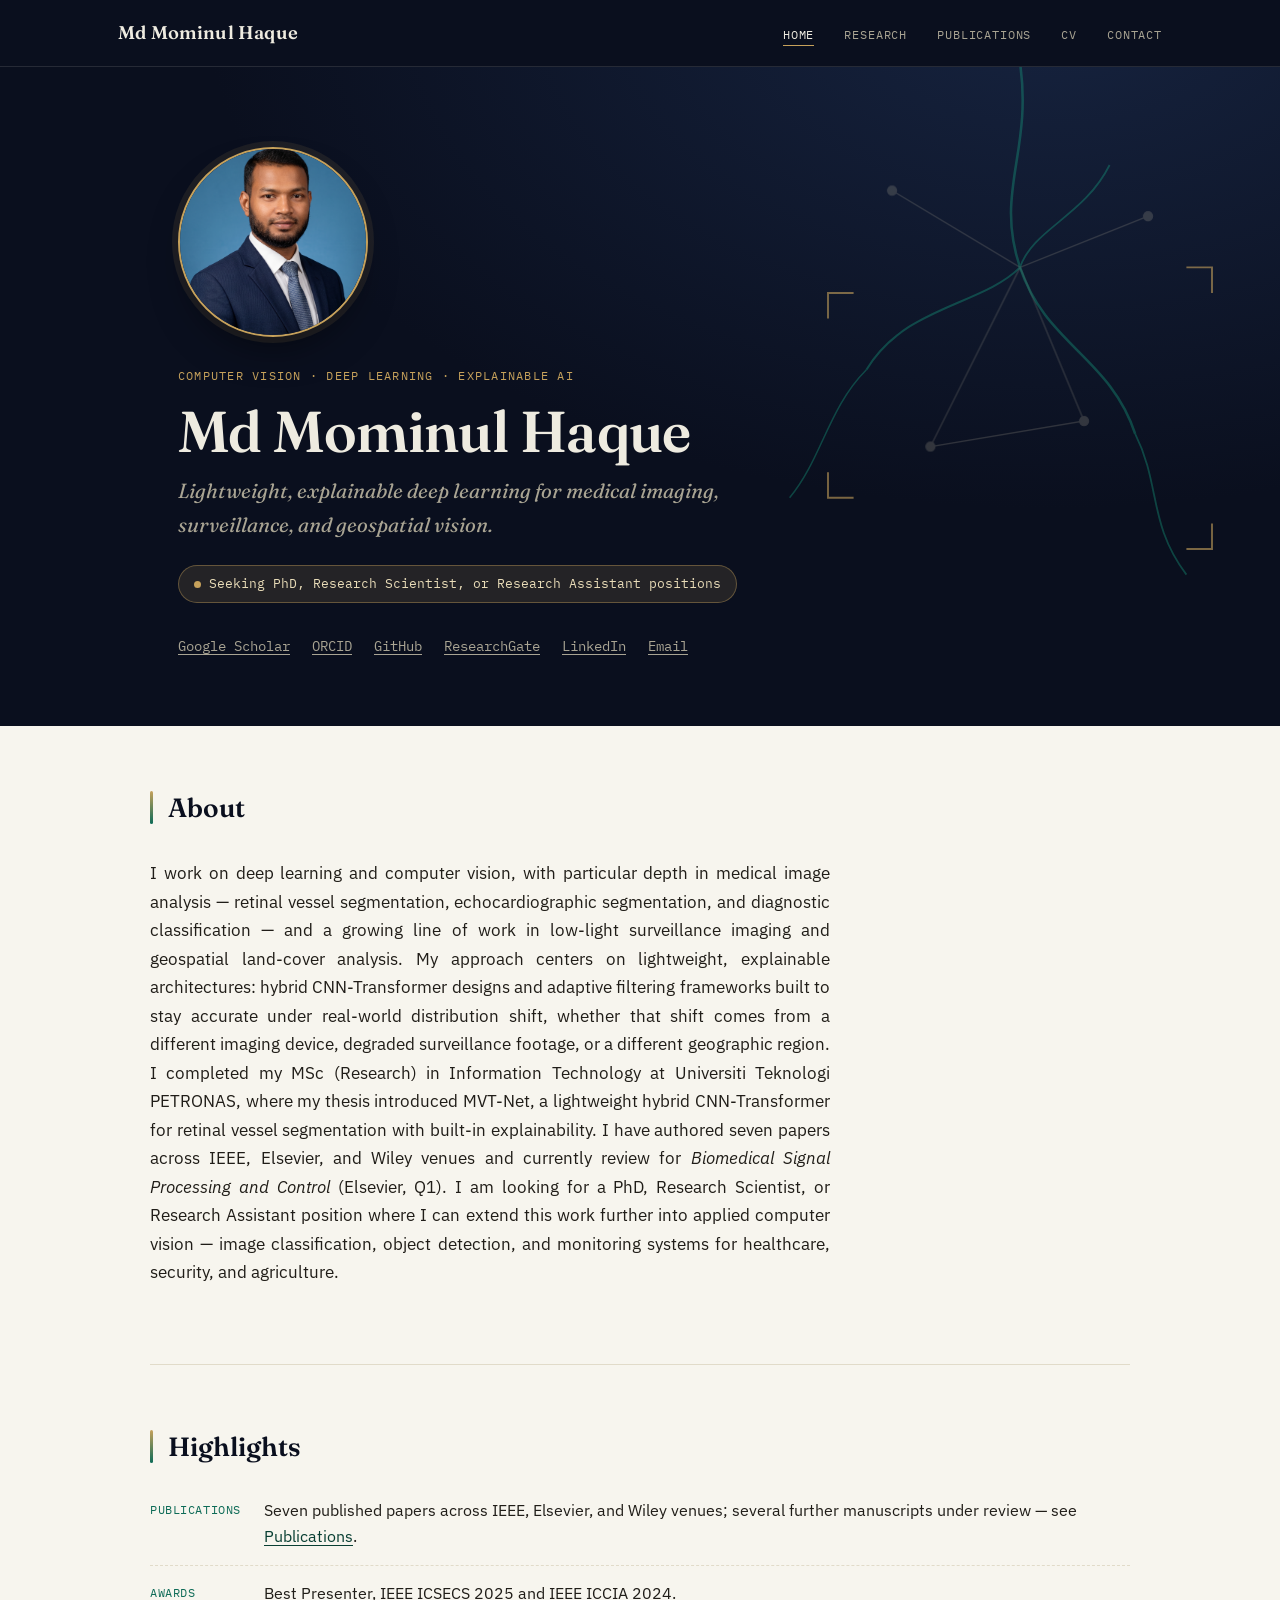
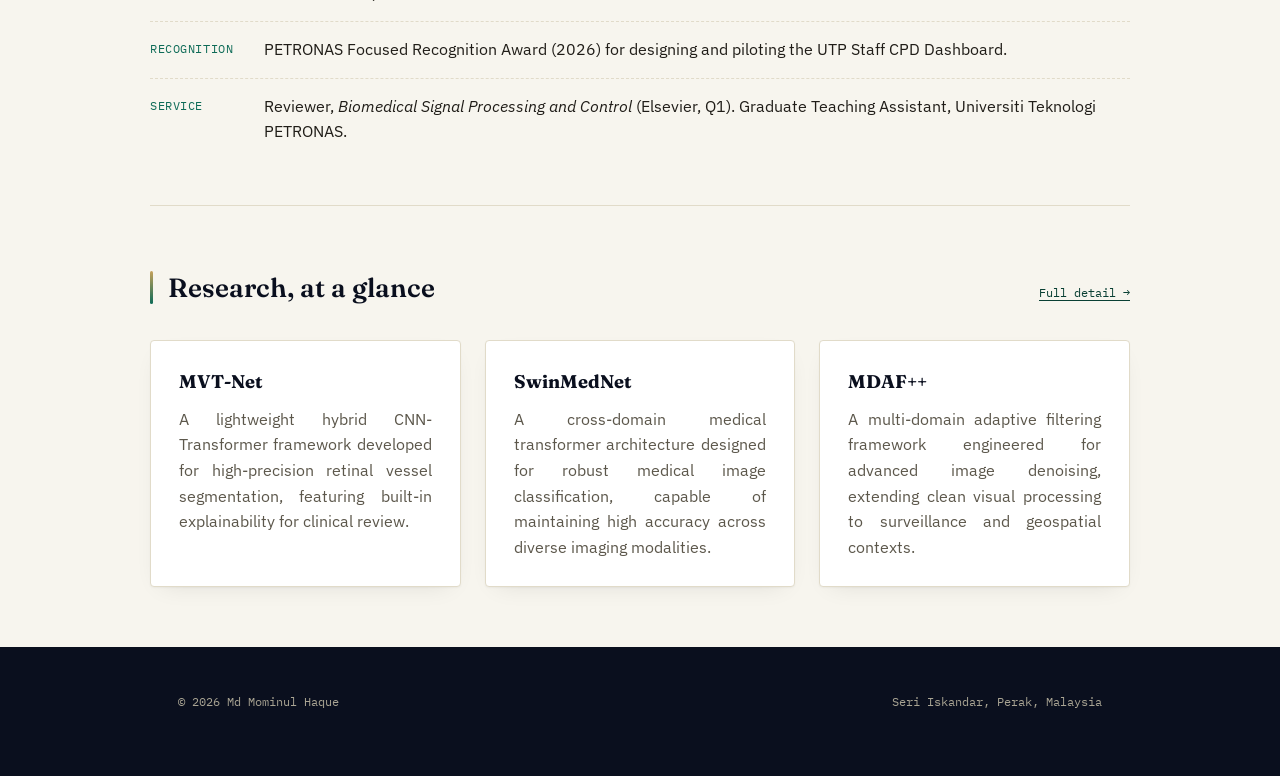
<file: index.html>
<!DOCTYPE html>
<html lang="en">

<head>
  <meta charset="UTF-8">
  <meta name="viewport" content="width=device-width, initial-scale=1.0">
  <title>Md Mominul Haque — Computer Vision & Deep Learning Researcher</title>
  <meta name="description"
    content="Md Mominul Haque is a researcher working on lightweight, explainable deep learning for computer vision — medical image analysis, surveillance imaging, and geospatial vision. Seeking PhD, Research Scientist, and Research Assistant positions.">
  <link rel="preconnect" href="https://fonts.googleapis.com">
  <link
    href="https://fonts.googleapis.com/css2?family=Fraunces:ital,wght@0,500;0,600;1,500&family=IBM+Plex+Sans:wght@400;500;600&family=IBM+Plex+Mono:wght@400;500&display=swap"
    rel="stylesheet">
  <link rel="stylesheet" href="assets/style.css">
</head>

<body>

  <header class="site-header">
    <div class="wrap">
      <a href="index.html" class="brand">Md Mominul Haque</a>
      <nav class="primary-nav" aria-label="Primary">
        <ul>
          <li><a href="index.html" aria-current="page">Home</a></li>
          <li><a href="research.html">Research</a></li>
          <li><a href="publications.html">Publications</a></li>
          <li><a href="cv.html">CV</a></li>
          <li><a href="contact.html">Contact</a></li>
        </ul>
      </nav>
    </div>
  </header>

  <section class="hero">
  <svg class="hero-vessel" viewBox="0 0 500 500" fill="none" xmlns="http://www.w3.org/2000/svg" aria-hidden="true">
    <!-- Deep Learning / Transformer Network Layer -->
    <g class="layer-network">
      <path d="M150 120 L250 180 L350 140" stroke="currentColor" stroke-width="1" stroke-dasharray="4 4" />
      <path d="M250 180 L300 300 L180 320 Z" stroke="currentColor" stroke-width="1" stroke-dasharray="4 4" />
      <circle cx="150" cy="120" r="4" fill="currentColor" />
      <circle cx="350" cy="140" r="4" fill="currentColor" />
      <circle cx="300" cy="300" r="4" fill="currentColor" />
      <circle cx="180" cy="320" r="4" fill="currentColor" />
    </g>

    <!-- Medical Imaging / Organic Vessel Layer -->
    <g class="layer-organic">
      <path d="M250 20 C 260 90, 230 120, 250 180 C 270 240, 320 250, 340 310" stroke="currentColor" stroke-width="2" />
      <path d="M250 180 C 220 210, 160 210, 130 260" stroke="currentColor" stroke-width="1.6" />
      <path d="M130 260 C 100 290, 95 330, 70 360" stroke="currentColor" stroke-width="1.2" />
      <path d="M340 310 C 360 350, 350 380, 380 420" stroke="currentColor" stroke-width="1.4" />
      <path d="M250 180 C 260 150, 300 140, 320 100" stroke="currentColor" stroke-width="1.4" />
    </g>

    <!-- Computer Vision / Object Detection Layer (Bounding Box Reticles) -->
    <g class="layer-vision">
      <!-- Top Left -->
      <path d="M 120 200 L 100 200 L 100 220" stroke="currentColor" stroke-width="1.5" />
      <!-- Top Right -->
      <path d="M 380 180 L 400 180 L 400 200" stroke="currentColor" stroke-width="1.5" />
      <!-- Bottom Left -->
      <path d="M 100 340 L 100 360 L 120 360" stroke="currentColor" stroke-width="1.5" />
      <!-- Bottom Right -->
      <path d="M 400 380 L 400 400 L 380 400" stroke="currentColor" stroke-width="1.5" />
    </g>
  </svg>
  <div class="wrap">
    <div class="avatar"><img src="photo.jpg" alt="Md Mominul Haque"></div>
    <p class="eyebrow">Computer Vision · Deep Learning · Explainable AI</p>
    <h1 class="name">Md Mominul Haque</h1>
    <p class="tagline">Lightweight, explainable deep learning for medical imaging, surveillance, and geospatial vision.
    </p>
    <span class="status-pill"><span class="dot"></span>Seeking PhD, Research Scientist, or Research Assistant
      positions</span>
    <div class="hero-links">
      <a href="https://scholar.google.com/citations?user=X43nhjEAAAAJ&hl=en">Google Scholar</a>
      <a href="https://orcid.org/0009-0005-0596-2406">ORCID</a>
      <a href="https://github.com/mominulhq">GitHub</a>
      <a href="https://www.researchgate.net/profile/Md-Mominul-Haque-2">ResearchGate</a>
      <a href="https://www.linkedin.com/in/mominulhq/">LinkedIn</a>
      <a href="mailto:mdmominulhq@outlook.com">Email</a>
    </div>
  </div>
  </section>

  <main>
    <section class="block wrap">
      <div class="section-head">
        <h2 class="section-title">About</h2>
      </div>
      <p class="lede">
        I work on deep learning and computer vision, with particular depth in medical image analysis —
        retinal vessel segmentation, echocardiographic segmentation, and diagnostic classification — and
        a growing line of work in low-light surveillance imaging and geospatial land-cover analysis. My
        approach centers on lightweight, explainable architectures: hybrid CNN-Transformer designs and
        adaptive filtering frameworks built to stay accurate under real-world distribution shift, whether
        that shift comes from a different imaging device, degraded surveillance footage, or a different
        geographic region. I completed my MSc (Research) in Information Technology at Universiti
        Teknologi PETRONAS, where my thesis introduced MVT-Net, a lightweight hybrid CNN-Transformer for
        retinal vessel segmentation with built-in explainability. I have authored seven papers across
        IEEE, Elsevier, and Wiley venues and currently review for <em>Biomedical Signal Processing and
          Control</em> (Elsevier, Q1). I am looking for a PhD, Research Scientist, or Research Assistant
        position where I can extend this work further into applied computer vision — image classification,
        object detection, and monitoring systems for healthcare, security, and agriculture.
      </p>
    </section>

    <section class="block wrap">
      <div class="section-head">
        <h2 class="section-title">Highlights</h2>
      </div>
      <ul class="highlights">
        <li><span class="tag">Publications</span><span>Seven published papers across IEEE, Elsevier, and Wiley venues;
            several further manuscripts under review — see <a href="publications.html">Publications</a>.</span></li>
        <li><span class="tag">Awards</span><span>Best Presenter, IEEE ICSECS 2025 and IEEE ICCIA 2024.</span></li>
        <li><span class="tag">Recognition</span><span>PETRONAS Focused Recognition Award (2026) for designing and
            piloting the UTP Staff CPD Dashboard.</span></li>
        <li><span class="tag">Service</span><span>Reviewer, <em>Biomedical Signal Processing and Control</em> (Elsevier,
            Q1). Graduate Teaching Assistant, Universiti Teknologi PETRONAS.</span></li>
      </ul>
    </section>

    <section class="block wrap">
      <div class="section-head">
        <h2 class="section-title">Research, at a glance</h2>
        <span class="section-note"><a href="research.html">Full detail →</a></span>
      </div>
      <div class="grid-3">
      <div class="card">
        <h3>MVT-Net</h3>
        <p>A lightweight hybrid CNN-Transformer framework developed for high-precision retinal vessel segmentation, featuring built-in explainability for clinical review.</p>
      </div>
      <div class="card">
        <h3>SwinMedNet</h3>
        <p>A cross-domain medical transformer architecture designed for robust medical image classification, capable of maintaining high accuracy across diverse imaging modalities.</p>
      </div>
      <div class="card">
        <h3>MDAF++</h3>
        <p>A multi-domain adaptive filtering framework engineered for advanced image denoising, extending clean visual processing to surveillance and geospatial contexts.</p>
      </div>
    </div>
    </section>
  </main>

  <footer class="site-footer">
    <div class="wrap">
      <span>&copy; 2026 Md Mominul Haque</span>
      <span>Seri Iskandar, Perak, Malaysia</span>
    </div>
  </footer>

</body>

</html>
</file>
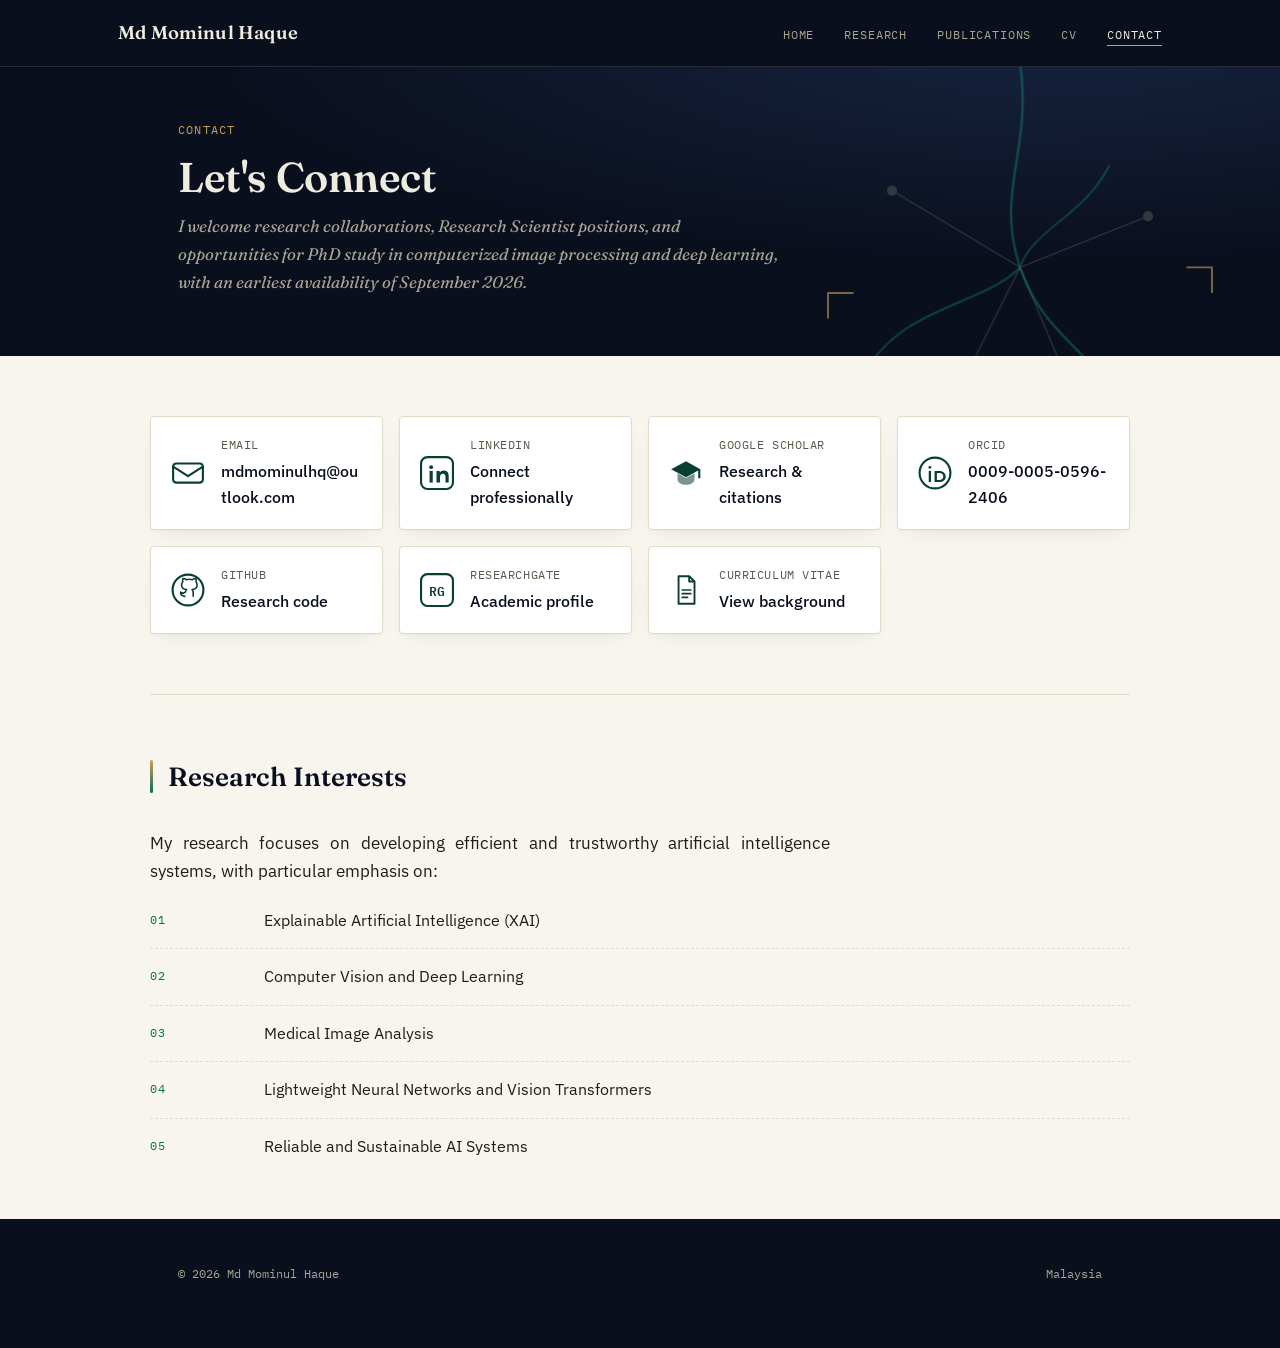
<file: contact.html>
<!DOCTYPE html>
<html lang="en">
<head>
<meta charset="UTF-8">
<meta name="viewport" content="width=device-width, initial-scale=1.0">
<title>Contact — Md Mominul Haque</title>
<meta name="description" content="Contact Md Mominul Haque — Researcher in Explainable AI, Computer Vision, Deep Learning, and Medical Image Analysis. Open to PhD opportunities, research positions, and collaborations.">
<link rel="preconnect" href="https://fonts.googleapis.com">
<link href="https://fonts.googleapis.com/css2?family=Fraunces:ital,wght@0,500;0,600;1,500&family=IBM+Plex+Sans:wght@400;500;600&family=IBM+Plex+Mono:wght@400;500&display=swap" rel="stylesheet">
<link rel="stylesheet" href="assets/style.css">
</head>
<body>

<header class="site-header">
  <div class="wrap">
    <a href="index.html" class="brand">Md Mominul Haque</a>
    <nav class="primary-nav" aria-label="Primary">
      <ul>
        <li><a href="index.html">Home</a></li>
        <li><a href="research.html">Research</a></li>
        <li><a href="publications.html">Publications</a></li>
        <li><a href="cv.html">CV</a></li>
        <li><a href="contact.html" aria-current="page">Contact</a></li>
      </ul>
    </nav>
  </div>
</header>

<section class="hero">
  <!-- Premium Animated 3-Layer SVG -->
  <svg class="hero-vessel" viewBox="0 0 500 500" fill="none" xmlns="http://www.w3.org/2000/svg" aria-hidden="true">
    <!-- Deep Learning / Transformer Network Layer -->
    <g class="layer-network">
      <path d="M150 120 L250 180 L350 140" stroke="currentColor" stroke-width="1" stroke-dasharray="4 4"/>
      <path d="M250 180 L300 300 L180 320 Z" stroke="currentColor" stroke-width="1" stroke-dasharray="4 4"/>
      <circle cx="150" cy="120" r="4" fill="currentColor"/>
      <circle cx="350" cy="140" r="4" fill="currentColor"/>
      <circle cx="300" cy="300" r="4" fill="currentColor"/>
      <circle cx="180" cy="320" r="4" fill="currentColor"/>
    </g>
    <!-- Medical Imaging / Organic Vessel Layer -->
    <g class="layer-organic">
      <path d="M250 20 C 260 90, 230 120, 250 180 C 270 240, 320 250, 340 310" stroke="currentColor" stroke-width="2"/>
      <path d="M250 180 C 220 210, 160 210, 130 260" stroke="currentColor" stroke-width="1.6"/>
      <path d="M130 260 C 100 290, 95 330, 70 360" stroke="currentColor" stroke-width="1.2"/>
      <path d="M340 310 C 360 350, 350 380, 380 420" stroke="currentColor" stroke-width="1.4"/>
      <path d="M250 180 C 260 150, 300 140, 320 100" stroke="currentColor" stroke-width="1.4"/>
    </g>
    <!-- Computer Vision / Object Detection Layer -->
    <g class="layer-vision">
      <path d="M 120 200 L 100 200 L 100 220" stroke="currentColor" stroke-width="1.5"/>
      <path d="M 380 180 L 400 180 L 400 200" stroke="currentColor" stroke-width="1.5"/>
      <path d="M 100 340 L 100 360 L 120 360" stroke="currentColor" stroke-width="1.5"/>
      <path d="M 400 380 L 400 400 L 380 400" stroke="currentColor" stroke-width="1.5"/>
    </g>
  </svg>

  <div class="wrap" style="padding-top:52px; padding-bottom:36px;">
    <p class="eyebrow">Contact</p>
    <h1 class="name" style="font-size:clamp(1.9rem,4vw,2.6rem);">Let's Connect</h1>
    <p class="tagline" style="font-size:1.05rem; margin-top:14px; max-width: 55ch;">I welcome research collaborations, Research Scientist positions, and opportunities for PhD study in computerized image processing and deep learning, with an earliest availability of September 2026.</p>
  </div>
</section>

<main>
  <section class="block wrap">
    <div class="contact-grid">

      <!-- NEW EMAIL CARD -->
      <a class="contact-link" href="mailto:mdmominulhq@outlook.com">
        <span class="icon" aria-hidden="true">
          <svg viewBox="0 0 32 32" fill="none" xmlns="http://www.w3.org/2000/svg">
            <rect x="2" y="7" width="28" height="18" rx="3" stroke="currentColor" stroke-width="2"/>
            <path d="M2 10l14 9 14-9" stroke="currentColor" stroke-width="2" stroke-linecap="round" stroke-linejoin="round"/>
          </svg>
        </span>
        <span class="contact-text">
          <span class="label">Email</span>
          <span class="value">mdmominulhq@outlook.com</span>
        </span>
      </a>

      <!-- LINKEDIN CARD -->
      <a class="contact-link" href="https://www.linkedin.com/in/mominulhq/" target="_blank" rel="noopener noreferrer">
        <span class="icon" aria-hidden="true">
          <svg viewBox="0 0 32 32" fill="none" xmlns="http://www.w3.org/2000/svg">
            <rect x="1" y="1" width="30" height="30" rx="6" stroke="currentColor" stroke-width="2"/>
            <circle cx="10.5" cy="10.5" r="1.8" fill="currentColor"/>
            <rect x="9" y="14" width="3" height="11" fill="currentColor"/>
            <path d="M15.5 25V14h3v1.6c0.9-1.2 2.2-2 4-2 3 0 4.5 2 4.5 5.4V25h-3v-5.4c0-1.8-0.7-3-2.4-3-1.6 0-2.6 1.1-2.7 2.8-0.05 0.4-0.05 0.7-0.05 1.1V25h-3.35z" fill="currentColor"/>
          </svg>
        </span>
        <span class="contact-text">
          <span class="label">LinkedIn</span>
          <span class="value">Connect professionally</span>
        </span>
      </a>

      <!-- GOOGLE SCHOLAR CARD -->
      <a class="contact-link" href="https://scholar.google.com/citations?user=X43nhjEAAAAJ&hl=en" target="_blank" rel="noopener noreferrer">
        <span class="icon" aria-hidden="true">
          <svg viewBox="0 0 32 32" fill="none" xmlns="http://www.w3.org/2000/svg">
            <path d="M16 5L2 12.5 16 20l11.5-6.3V21h2V12.5L16 5z" fill="currentColor"/>
            <path d="M8 16.3V22c0 2.8 3.6 5 8 5s8-2.2 8-5v-5.7l-8 4.4-8-4.4z" fill="currentColor" opacity="0.55"/>
          </svg>
        </span>
        <span class="contact-text">
          <span class="label">Google Scholar</span>
          <span class="value">Research &amp; citations</span>
        </span>
      </a>

      <!-- ORCID CARD -->
      <a class="contact-link" href="https://orcid.org/0009-0005-0596-2406" target="_blank" rel="noopener noreferrer">
        <span class="icon" aria-hidden="true">
          <svg viewBox="0 0 32 32" fill="none" xmlns="http://www.w3.org/2000/svg">
            <circle cx="16" cy="16" r="14.5" stroke="currentColor" stroke-width="2"/>
            <circle cx="11.2" cy="10.6" r="1.3" fill="currentColor"/>
            <rect x="10.1" y="14" width="2.2" height="10.5" fill="currentColor"/>
            <path d="M15.6 14h4.6c3.4 0 5.9 2.2 5.9 5.25s-2.5 5.25-5.9 5.25h-4.6V14zm2.2 2v6.5h2.3c2.2 0 3.7-1.3 3.7-3.25s-1.5-3.25-3.7-3.25h-2.3z" fill="currentColor"/>
          </svg>
        </span>
        <span class="contact-text">
          <span class="label">ORCID</span>
          <span class="value">0009-0005-0596-2406</span>
        </span>
      </a>

      <!-- GITHUB CARD -->
      <a class="contact-link" href="https://github.com/mominulhq" target="_blank" rel="noopener noreferrer">
        <span class="icon" aria-hidden="true">
          <svg viewBox="0 0 32 32" fill="none" xmlns="http://www.w3.org/2000/svg">
            <circle cx="16" cy="16" r="14.5" stroke="currentColor" stroke-width="2"/>
            <path d="M13 22c-4-1-4-4-4-4M9 18c1.5 1.5 3.5 1 4.5 0 0.2-1.3 0.7-2 1.2-2.4-3-0.4-4.7-1.7-4.7-4.4 0-1.2 0.4-2.1 1.1-2.9-0.1-0.4-0.5-1.6 0.1-3.1 0 0 1.3-0.4 3.2 1.1 0.9-0.25 1.9-0.4 2.9-0.4s2 0.15 2.9 0.4c1.9-1.5 3.2-1.1 3.2-1.1 0.6 1.5 0.2 2.7 0.1 3.1 0.7 0.8 1.1 1.7 1.1 2.9 0 2.7-1.7 4-4.7 4.4 0.5 0.5 1 1.3 1 2.5v3.7" stroke="currentColor" stroke-width="1.5" stroke-linecap="round" stroke-linejoin="round"/>
          </svg>
        </span>
        <span class="contact-text">
          <span class="label">GitHub</span>
          <span class="value">Research code</span>
        </span>
      </a>

      <!-- RESEARCHGATE CARD -->
      <a class="contact-link" href="https://www.researchgate.net/profile/Md-Mominul-Haque-2" target="_blank" rel="noopener noreferrer">
        <span class="icon" aria-hidden="true">
          <svg viewBox="0 0 32 32" fill="none" xmlns="http://www.w3.org/2000/svg">
            <rect x="1" y="1" width="30" height="30" rx="6" stroke="currentColor" stroke-width="2"/>
            <text x="16" y="21.5" font-family="IBM Plex Mono, monospace" font-size="12.5" font-weight="600" text-anchor="middle" fill="currentColor">RG</text>
          </svg>
        </span>
        <span class="contact-text">
          <span class="label">ResearchGate</span>
          <span class="value">Academic profile</span>
        </span>
      </a>

      <!-- CV CARD -->
      <a class="contact-link" href="cv.html">
        <span class="icon" aria-hidden="true">
          <svg viewBox="0 0 32 32" fill="none" xmlns="http://www.w3.org/2000/svg">
            <path d="M9 3h10l5 5v21H9V3z" stroke="currentColor" stroke-width="1.8" stroke-linejoin="round"/>
            <path d="M19 3v5h5" stroke="currentColor" stroke-width="1.8" stroke-linejoin="round"/>
            <path d="M12.5 16h8M12.5 19.5h8M12.5 23h5" stroke="currentColor" stroke-width="1.6" stroke-linecap="round"/>
          </svg>
        </span>
        <span class="contact-text">
          <span class="label">Curriculum Vitae</span>
          <span class="value">View background</span>
        </span>
      </a>

    </div>
  </section>

  <section class="block wrap">
    <div class="section-head">
      <h2 class="section-title">Research Interests</h2>
    </div>
    <p class="lede" style="margin-bottom:22px;">My research focuses on developing efficient and trustworthy artificial intelligence systems, with particular emphasis on:</p>
    <ul class="highlights">
      <li><span class="tag">01</span><span>Explainable Artificial Intelligence (XAI)</span></li>
      <li><span class="tag">02</span><span>Computer Vision and Deep Learning</span></li>
      <li><span class="tag">03</span><span>Medical Image Analysis</span></li>
      <li><span class="tag">04</span><span>Lightweight Neural Networks and Vision Transformers</span></li>
      <li><span class="tag">05</span><span>Reliable and Sustainable AI Systems</span></li>
    </ul>
  </section>
</main>

<footer class="site-footer">
  <div class="wrap">
    <span>&copy; 2026 Md Mominul Haque</span>
    <span>Malaysia</span>
  </div>
</footer>

</body>
</html>
</file>
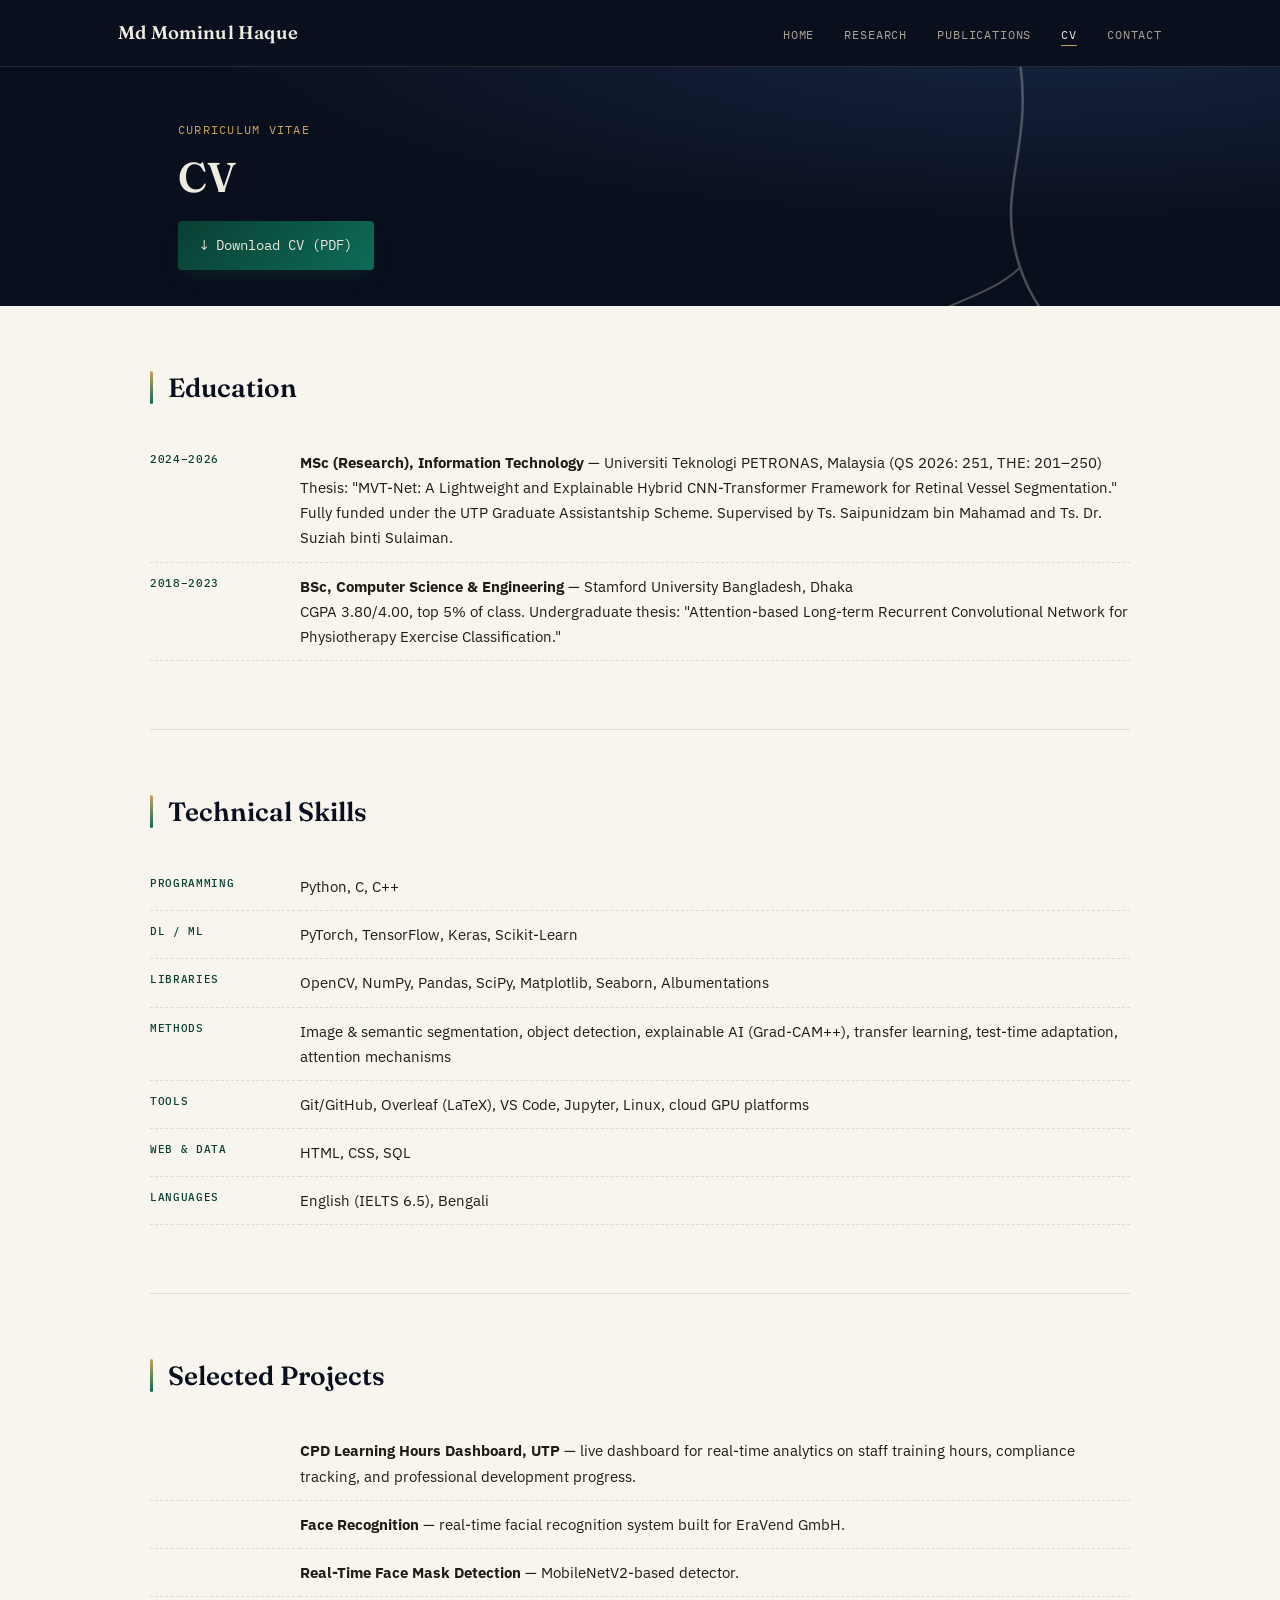
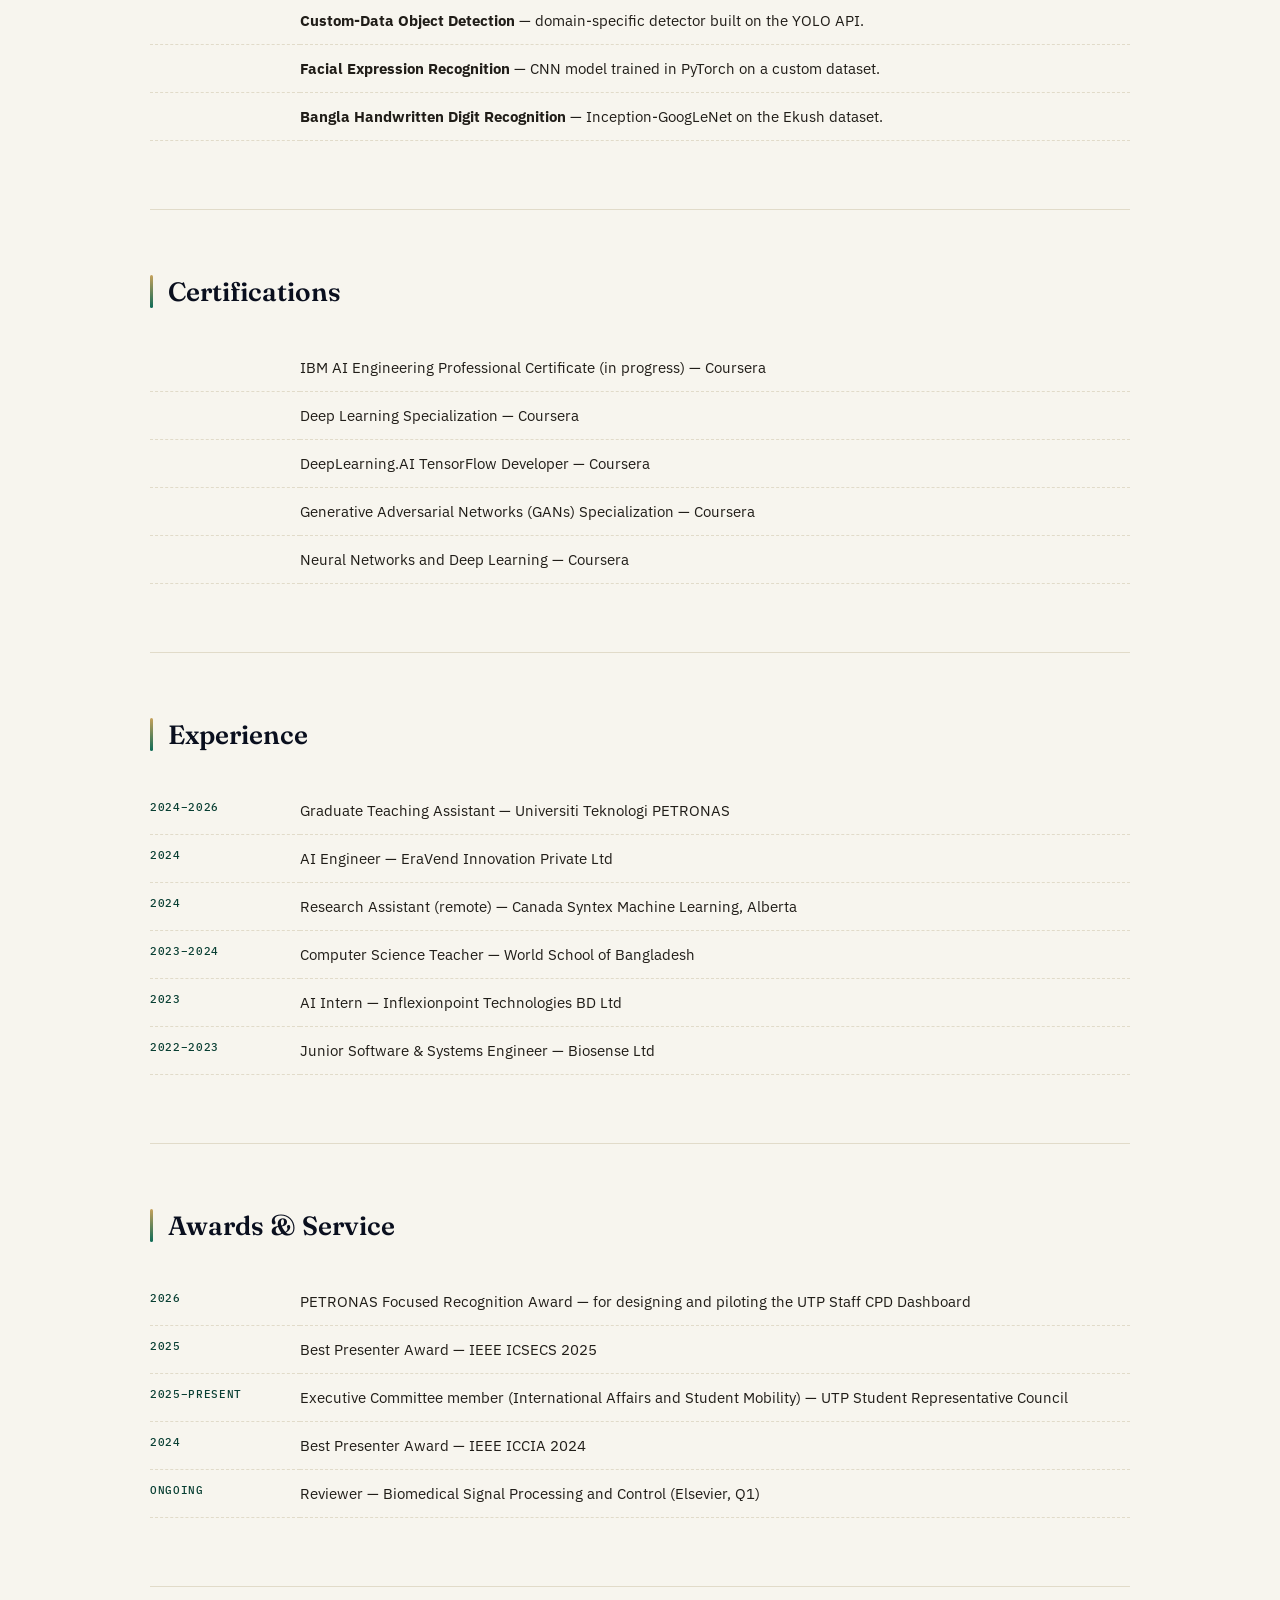
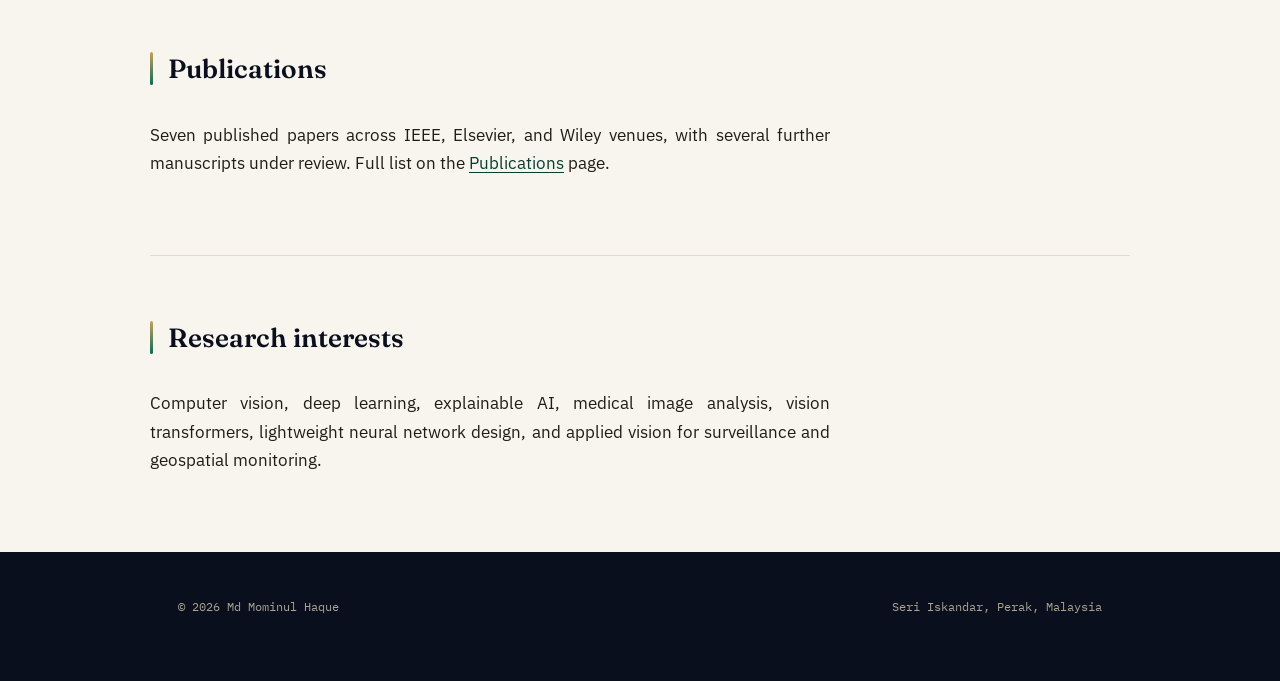
<file: cv.html>
<!DOCTYPE html>
<html lang="en">
<head>
<meta charset="UTF-8">
<meta name="viewport" content="width=device-width, initial-scale=1.0">
<title>CV — Md Mominul Haque</title>
<meta name="description" content="Curriculum vitae of Md Mominul Haque — education, research and employment history, awards, and publication record.">
<link rel="preconnect" href="https://fonts.googleapis.com">
<link href="https://fonts.googleapis.com/css2?family=Fraunces:ital,wght@0,500;0,600;1,500&family=IBM+Plex+Sans:wght@400;500;600&family=IBM+Plex+Mono:wght@400;500&display=swap" rel="stylesheet">
<link rel="stylesheet" href="assets/style.css">
</head>
<body>

<header class="site-header">
  <div class="wrap">
    <a href="index.html" class="brand">Md Mominul Haque</a>
    <nav class="primary-nav" aria-label="Primary">
      <ul>
        <li><a href="index.html">Home</a></li>
        <li><a href="research.html">Research</a></li>
        <li><a href="publications.html">Publications</a></li>
        <li><a href="cv.html" aria-current="page">CV</a></li>
        <li><a href="contact.html">Contact</a></li>
      </ul>
    </nav>
  </div>
</header>

<section class="hero">
  <svg class="hero-vessel" viewBox="0 0 500 500" fill="none" xmlns="http://www.w3.org/2000/svg" aria-hidden="true" style="opacity:0.28;">
    <path d="M250 20 C 260 90, 230 120, 250 180 C 270 240, 320 250, 340 310" stroke="currentColor" stroke-width="2"/>
    <path d="M250 180 C 220 210, 160 210, 130 260" stroke="currentColor" stroke-width="1.6"/>
    <path d="M130 260 C 100 290, 95 330, 70 360" stroke="currentColor" stroke-width="1.2"/>
    <path d="M340 310 C 360 350, 350 380, 380 420" stroke="currentColor" stroke-width="1.4"/>
  </svg>
  <div class="wrap" style="padding-top:52px; padding-bottom:36px;">
    <p class="eyebrow">Curriculum Vitae</p>
    <h1 class="name" style="font-size:clamp(1.9rem,4vw,2.6rem);">CV</h1>
    <div style="margin-top:22px;">
      <!-- Replace cv.pdf with your actual CV file, placed in this same folder -->
      <a class="cv-download" href="cv.pdf" download>↓ Download CV (PDF)</a>
    </div>
  </div>
</section>

<main>
  <section class="block wrap">
    <div class="section-head"><h2 class="section-title">Education</h2></div>
    <table class="cv-table">
      <tr>
        <th>2024–2026</th>
        <td><strong>MSc (Research), Information Technology</strong> — Universiti Teknologi PETRONAS, Malaysia (QS 2026: 251, THE: 201–250)<br>
        Thesis: "MVT-Net: A Lightweight and Explainable Hybrid CNN-Transformer Framework for Retinal Vessel Segmentation."
        Fully funded under the UTP Graduate Assistantship Scheme. Supervised by Ts. Saipunidzam bin Mahamad and Ts. Dr. Suziah binti Sulaiman.</td>
      </tr>
      <tr>
        <th>2018–2023</th>
        <td><strong>BSc, Computer Science &amp; Engineering</strong> — Stamford University Bangladesh, Dhaka<br>
        CGPA 3.80/4.00, top 5% of class. Undergraduate thesis: "Attention-based Long-term Recurrent Convolutional Network for Physiotherapy Exercise Classification."</td>
      </tr>
    </table>
  </section>

  <section class="block wrap">
    <div class="section-head"><h2 class="section-title">Technical Skills</h2></div>
    <table class="cv-table">
      <tr><th>Programming</th><td>Python, C, C++</td></tr>
      <tr><th>DL / ML</th><td>PyTorch, TensorFlow, Keras, Scikit-Learn</td></tr>
      <tr><th>Libraries</th><td>OpenCV, NumPy, Pandas, SciPy, Matplotlib, Seaborn, Albumentations</td></tr>
      <tr><th>Methods</th><td>Image &amp; semantic segmentation, object detection, explainable AI (Grad-CAM++), transfer learning, test-time adaptation, attention mechanisms</td></tr>
      <tr><th>Tools</th><td>Git/GitHub, Overleaf (LaTeX), VS Code, Jupyter, Linux, cloud GPU platforms</td></tr>
      <tr><th>Web &amp; Data</th><td>HTML, CSS, SQL</td></tr>
      <tr><th>Languages</th><td>English (IELTS 6.5), Bengali</td></tr>
    </table>
  </section>

  <section class="block wrap">
    <div class="section-head"><h2 class="section-title">Selected Projects</h2></div>
    <table class="cv-table">
      <tr><th></th><td><strong>CPD Learning Hours Dashboard, UTP</strong> — live dashboard for real-time analytics on staff training hours, compliance tracking, and professional development progress.</td></tr>
      <tr><th></th><td><strong>Face Recognition</strong> — real-time facial recognition system built for EraVend GmbH.</td></tr>
      <tr><th></th><td><strong>Real-Time Face Mask Detection</strong> — MobileNetV2-based detector.</td></tr>
      <tr><th></th><td><strong>Custom-Data Object Detection</strong> — domain-specific detector built on the YOLO API.</td></tr>
      <tr><th></th><td><strong>Facial Expression Recognition</strong> — CNN model trained in PyTorch on a custom dataset.</td></tr>
      <tr><th></th><td><strong>Bangla Handwritten Digit Recognition</strong> — Inception-GoogLeNet on the Ekush dataset.</td></tr>
    </table>
  </section>

  <section class="block wrap">
    <div class="section-head"><h2 class="section-title">Certifications</h2></div>
    <table class="cv-table">
      <tr><th></th><td>IBM AI Engineering Professional Certificate (in progress) — Coursera</td></tr>
      <tr><th></th><td>Deep Learning Specialization — Coursera</td></tr>
      <tr><th></th><td>DeepLearning.AI TensorFlow Developer — Coursera</td></tr>
      <tr><th></th><td>Generative Adversarial Networks (GANs) Specialization — Coursera</td></tr>
      <tr><th></th><td>Neural Networks and Deep Learning — Coursera</td></tr>
    </table>
  </section>

  <section class="block wrap">
    <div class="section-head"><h2 class="section-title">Experience</h2></div>
    <table class="cv-table">
      <tr><th>2024–2026</th><td>Graduate Teaching Assistant — Universiti Teknologi PETRONAS</td></tr>
      <tr><th>2024</th><td>AI Engineer — EraVend Innovation Private Ltd</td></tr>
      <tr><th>2024</th><td>Research Assistant (remote) — Canada Syntex Machine Learning, Alberta</td></tr>
      <tr><th>2023–2024</th><td>Computer Science Teacher — World School of Bangladesh</td></tr>
      <tr><th>2023</th><td>AI Intern — Inflexionpoint Technologies BD Ltd</td></tr>
      <tr><th>2022–2023</th><td>Junior Software &amp; Systems Engineer — Biosense Ltd</td></tr>
    </table>
  </section>

  <section class="block wrap">
    <div class="section-head"><h2 class="section-title">Awards &amp; Service</h2></div>
    <table class="cv-table">
      <tr><th>2026</th><td>PETRONAS Focused Recognition Award — for designing and piloting the UTP Staff CPD Dashboard</td></tr>
      <tr><th>2025</th><td>Best Presenter Award — IEEE ICSECS 2025</td></tr>
      <tr><th>2025–present</th><td>Executive Committee member (International Affairs and Student Mobility) — UTP Student Representative Council</td></tr>
      <tr><th>2024</th><td>Best Presenter Award — IEEE ICCIA 2024</td></tr>
      <tr><th>Ongoing</th><td>Reviewer — Biomedical Signal Processing and Control (Elsevier, Q1)</td></tr>
    </table>
  </section>

  <section class="block wrap">
    <div class="section-head"><h2 class="section-title">Publications</h2></div>
    <p class="lede">Seven published papers across IEEE, Elsevier, and Wiley venues, with several further manuscripts under review. Full list on the <a href="publications.html">Publications</a> page.</p>
  </section>

  <section class="block wrap">
    <div class="section-head"><h2 class="section-title">Research interests</h2></div>
    <p class="lede">Computer vision, deep learning, explainable AI, medical image analysis, vision transformers, lightweight neural network design, and applied vision for surveillance and geospatial monitoring.</p>
  </section>
</main>

<footer class="site-footer">
  <div class="wrap">
    <span>&copy; 2026 Md Mominul Haque</span>
    <span>Seri Iskandar, Perak, Malaysia</span>
  </div>
</footer>

</body>
</html>
</file>
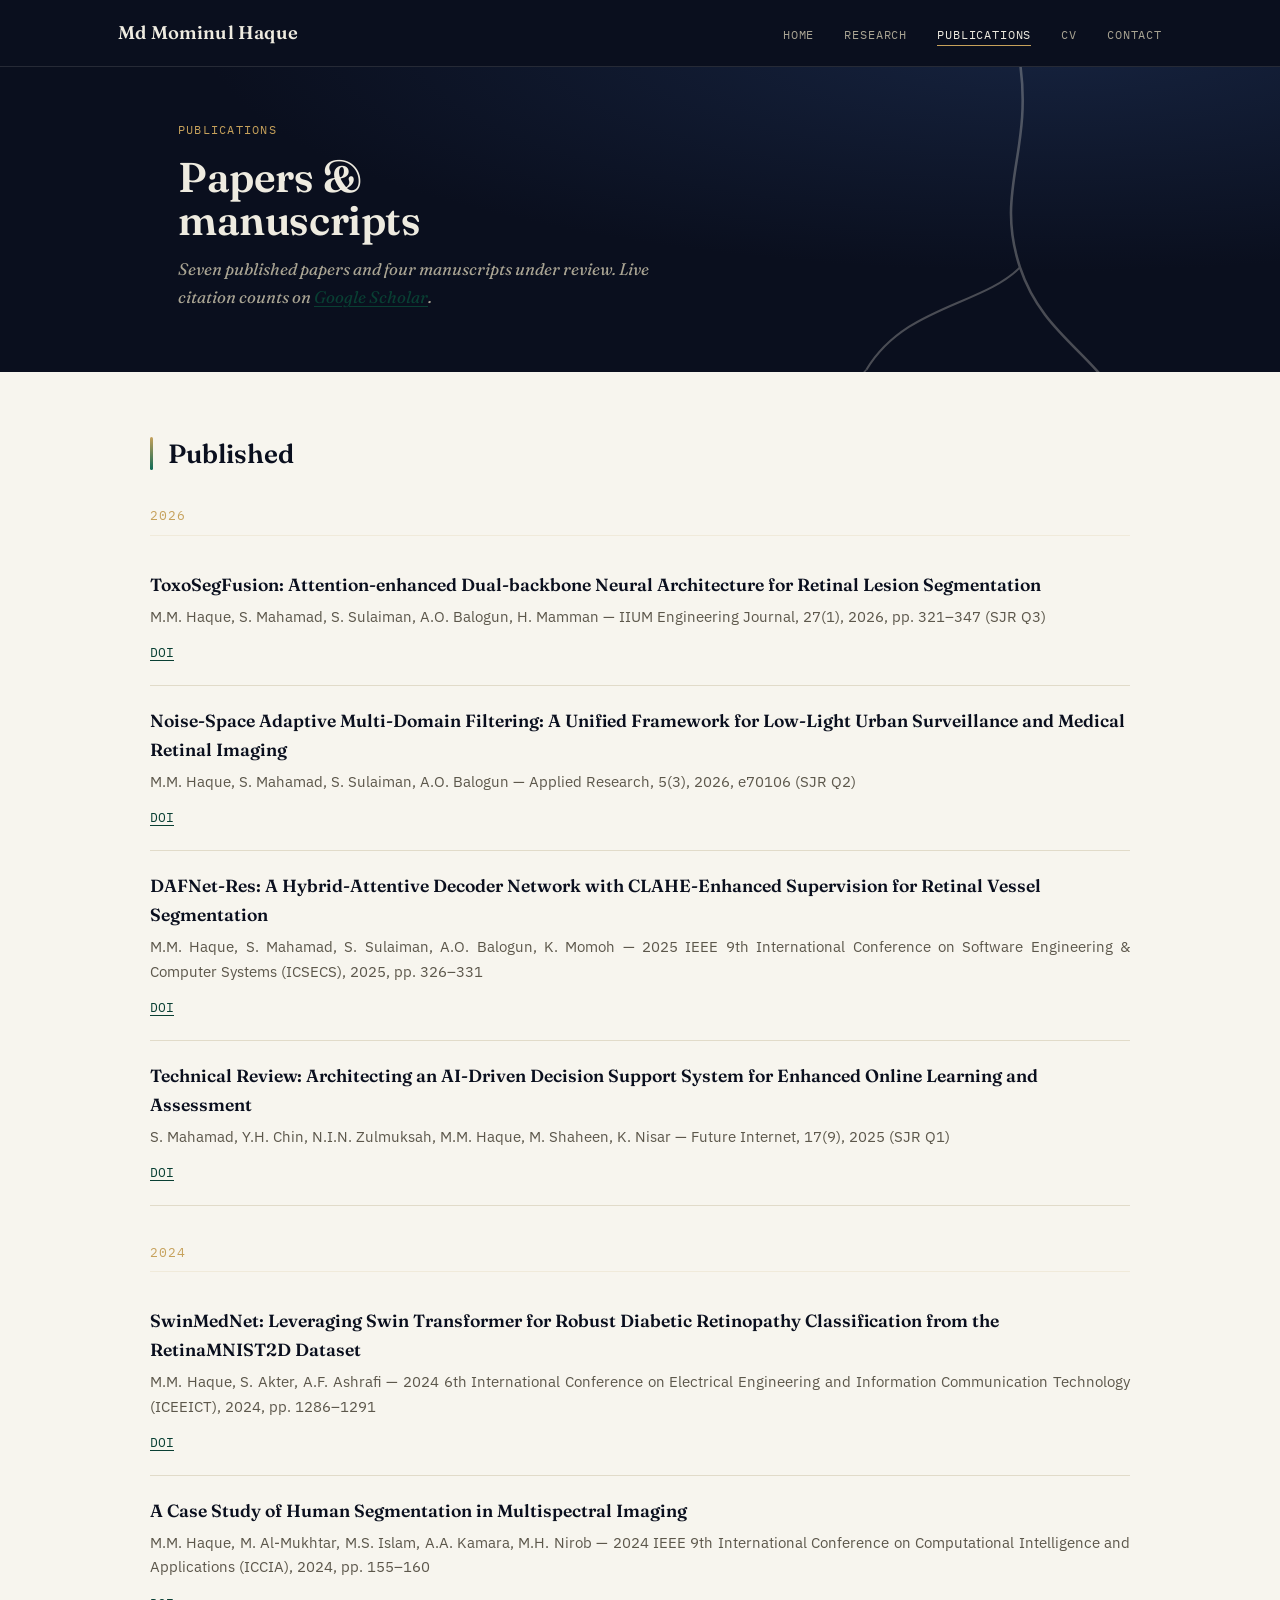
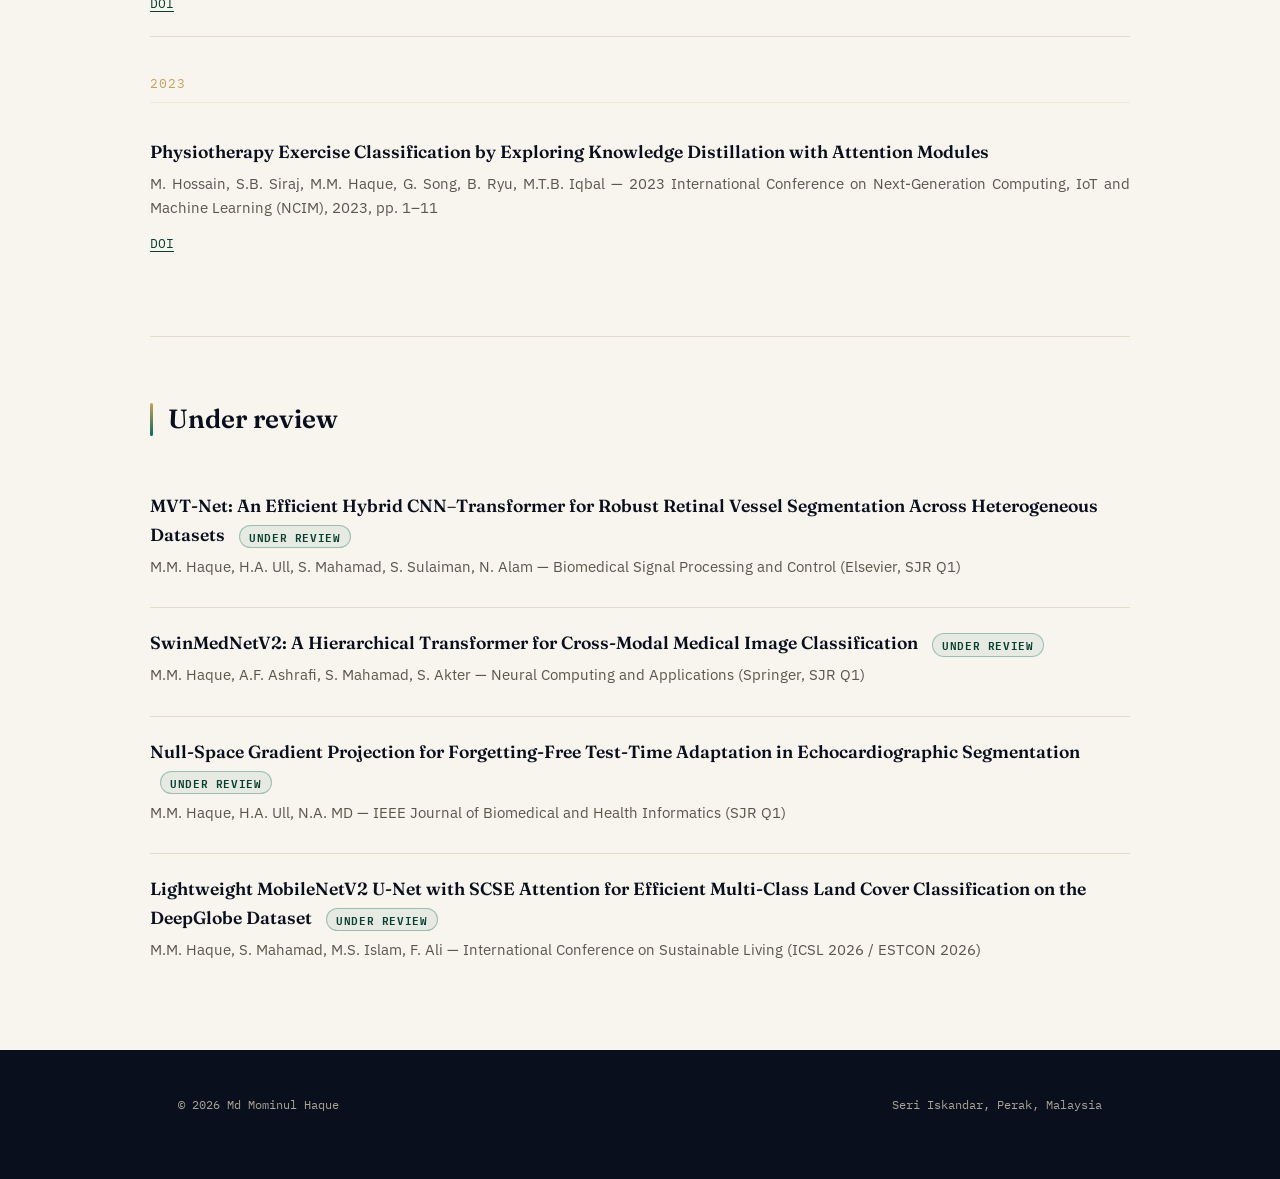
<file: publications.html>
<!DOCTYPE html>
<html lang="en">
<head>
<meta charset="UTF-8">
<meta name="viewport" content="width=device-width, initial-scale=1.0">
<title>Publications — Md Mominul Haque</title>
<meta name="description" content="Published papers and manuscripts in preparation by Md Mominul Haque, spanning explainable AI, medical image analysis, and computer vision.">
<link rel="preconnect" href="https://fonts.googleapis.com">
<link href="https://fonts.googleapis.com/css2?family=Fraunces:ital,wght@0,500;0,600;1,500&family=IBM+Plex+Sans:wght@400;500;600&family=IBM+Plex+Mono:wght@400;500&display=swap" rel="stylesheet">
<link rel="stylesheet" href="assets/style.css">
</head>
<body>

<header class="site-header">
  <div class="wrap">
    <a href="index.html" class="brand">Md Mominul Haque</a>
    <nav class="primary-nav" aria-label="Primary">
      <ul>
        <li><a href="index.html">Home</a></li>
        <li><a href="research.html">Research</a></li>
        <li><a href="publications.html" aria-current="page">Publications</a></li>
        <li><a href="cv.html">CV</a></li>
        <li><a href="contact.html">Contact</a></li>
      </ul>
    </nav>
  </div>
</header>

<section class="hero">
  <svg class="hero-vessel" viewBox="0 0 500 500" fill="none" xmlns="http://www.w3.org/2000/svg" aria-hidden="true" style="opacity:0.28;">
    <path d="M250 20 C 260 90, 230 120, 250 180 C 270 240, 320 250, 340 310" stroke="currentColor" stroke-width="2"/>
    <path d="M250 180 C 220 210, 160 210, 130 260" stroke="currentColor" stroke-width="1.6"/>
    <path d="M130 260 C 100 290, 95 330, 70 360" stroke="currentColor" stroke-width="1.2"/>
    <path d="M340 310 C 360 350, 350 380, 380 420" stroke="currentColor" stroke-width="1.4"/>
  </svg>
  <div class="wrap" style="padding-top:52px; padding-bottom:36px;">
    <p class="eyebrow">Publications</p>
    <h1 class="name" style="font-size:clamp(1.9rem,4vw,2.6rem);">Papers &amp; manuscripts</h1>
    <p class="tagline" style="font-size:1.05rem; margin-top:14px;">Seven published papers and four manuscripts under review. Live citation counts on <a href="https://scholar.google.com/citations?user=X43nhjEAAAAJ&hl=en">Google Scholar</a>.</p>
  </div>
</section>

<main>
  <section class="block wrap">
    <div class="section-head">
      <h2 class="section-title">Published</h2>
    </div>

    <p class="pub-year">2026</p>

    <div class="pub">
      <p class="pub-title">ToxoSegFusion: Attention-enhanced Dual-backbone Neural Architecture for Retinal Lesion Segmentation</p>
      <p class="pub-meta">M.M. Haque, S. Mahamad, S. Sulaiman, A.O. Balogun, H. Mamman — IIUM Engineering Journal, 27(1), 2026, pp. 321–347 (SJR Q3)</p>
      <div class="pub-links">
        <a href="https://doi.org/10.31436/iiumej.v27i1.3806">DOI</a>
      </div>
    </div>

    <div class="pub">
      <p class="pub-title">Noise-Space Adaptive Multi-Domain Filtering: A Unified Framework for Low-Light Urban Surveillance and Medical Retinal Imaging</p>
      <p class="pub-meta">M.M. Haque, S. Mahamad, S. Sulaiman, A.O. Balogun — Applied Research, 5(3), 2026, e70106 (SJR Q2)</p>
      <div class="pub-links">
        <a href="https://doi.org/10.1002/appl.70106">DOI</a>
      </div>
    </div>

    <div class="pub">
      <p class="pub-title">DAFNet-Res: A Hybrid-Attentive Decoder Network with CLAHE-Enhanced Supervision for Retinal Vessel Segmentation</p>
      <p class="pub-meta">M.M. Haque, S. Mahamad, S. Sulaiman, A.O. Balogun, K. Momoh — 2025 IEEE 9th International Conference on Software Engineering &amp; Computer Systems (ICSECS), 2025, pp. 326–331</p>
      <div class="pub-links">
        <a href="https://doi.org/10.1109/ICSECS65227.2025.11279243">DOI</a>
      </div>
    </div>

    <div class="pub">
      <p class="pub-title">Technical Review: Architecting an AI-Driven Decision Support System for Enhanced Online Learning and Assessment</p>
      <p class="pub-meta">S. Mahamad, Y.H. Chin, N.I.N. Zulmuksah, M.M. Haque, M. Shaheen, K. Nisar — Future Internet, 17(9), 2025 (SJR Q1)</p>
      <div class="pub-links">
        <a href="https://doi.org/10.3390/fi17090383">DOI</a>
      </div>
    </div>

    <p class="pub-year">2024</p>

    <div class="pub">
      <p class="pub-title">SwinMedNet: Leveraging Swin Transformer for Robust Diabetic Retinopathy Classification from the RetinaMNIST2D Dataset</p>
      <p class="pub-meta">M.M. Haque, S. Akter, A.F. Ashrafi — 2024 6th International Conference on Electrical Engineering and Information Communication Technology (ICEEICT), 2024, pp. 1286–1291</p>
      <div class="pub-links">
        <a href="https://doi.org/10.1109/ICEEICT62016.2024.10534544">DOI</a>
      </div>
    </div>

    <div class="pub">
      <p class="pub-title">A Case Study of Human Segmentation in Multispectral Imaging</p>
      <p class="pub-meta">M.M. Haque, M. Al-Mukhtar, M.S. Islam, A.A. Kamara, M.H. Nirob — 2024 IEEE 9th International Conference on Computational Intelligence and Applications (ICCIA), 2024, pp. 155–160</p>
      <div class="pub-links">
        <a href="https://doi.org/10.1109/ICCIA62557.2024.10719107">DOI</a>
      </div>
    </div>

    <p class="pub-year">2023</p>

    <div class="pub">
      <p class="pub-title">Physiotherapy Exercise Classification by Exploring Knowledge Distillation with Attention Modules</p>
      <p class="pub-meta">M. Hossain, S.B. Siraj, M.M. Haque, G. Song, B. Ryu, M.T.B. Iqbal — 2023 International Conference on Next-Generation Computing, IoT and Machine Learning (NCIM), 2023, pp. 1–11</p>
      <div class="pub-links">
        <a href="https://doi.org/10.1109/NCIM59001.2023.10212747">DOI</a>
      </div>
    </div>
  </section>

  <section class="block wrap">
    <div class="section-head">
      <h2 class="section-title">Under review</h2>
    </div>

    <div class="pub">
      <p class="pub-title">MVT-Net: An Efficient Hybrid CNN–Transformer for Robust Retinal Vessel Segmentation Across Heterogeneous Datasets <span class="status-chip review">Under review</span></p>
      <p class="pub-meta">M.M. Haque, H.A. Ull, S. Mahamad, S. Sulaiman, N. Alam — Biomedical Signal Processing and Control (Elsevier, SJR Q1)</p>
    </div>

    <div class="pub">
      <p class="pub-title">SwinMedNetV2: A Hierarchical Transformer for Cross-Modal Medical Image Classification <span class="status-chip review">Under review</span></p>
      <p class="pub-meta">M.M. Haque, A.F. Ashrafi, S. Mahamad, S. Akter — Neural Computing and Applications (Springer, SJR Q1)</p>
    </div>

    <div class="pub">
      <p class="pub-title">Null-Space Gradient Projection for Forgetting-Free Test-Time Adaptation in Echocardiographic Segmentation <span class="status-chip review">Under review</span></p>
      <p class="pub-meta">M.M. Haque, H.A. Ull, N.A. MD — IEEE Journal of Biomedical and Health Informatics (SJR Q1)</p>
    </div>

    <div class="pub">
      <p class="pub-title">Lightweight MobileNetV2 U-Net with SCSE Attention for Efficient Multi-Class Land Cover Classification on the DeepGlobe Dataset <span class="status-chip review">Under review</span></p>
      <p class="pub-meta">M.M. Haque, S. Mahamad, M.S. Islam, F. Ali — International Conference on Sustainable Living (ICSL 2026 / ESTCON 2026)</p>
    </div>
  </section>
</main>

<footer class="site-footer">
  <div class="wrap">
    <span>&copy; 2026 Md Mominul Haque</span>
    <span>Seri Iskandar, Perak, Malaysia</span>
  </div>
</footer>

</body>
</html>
</file>
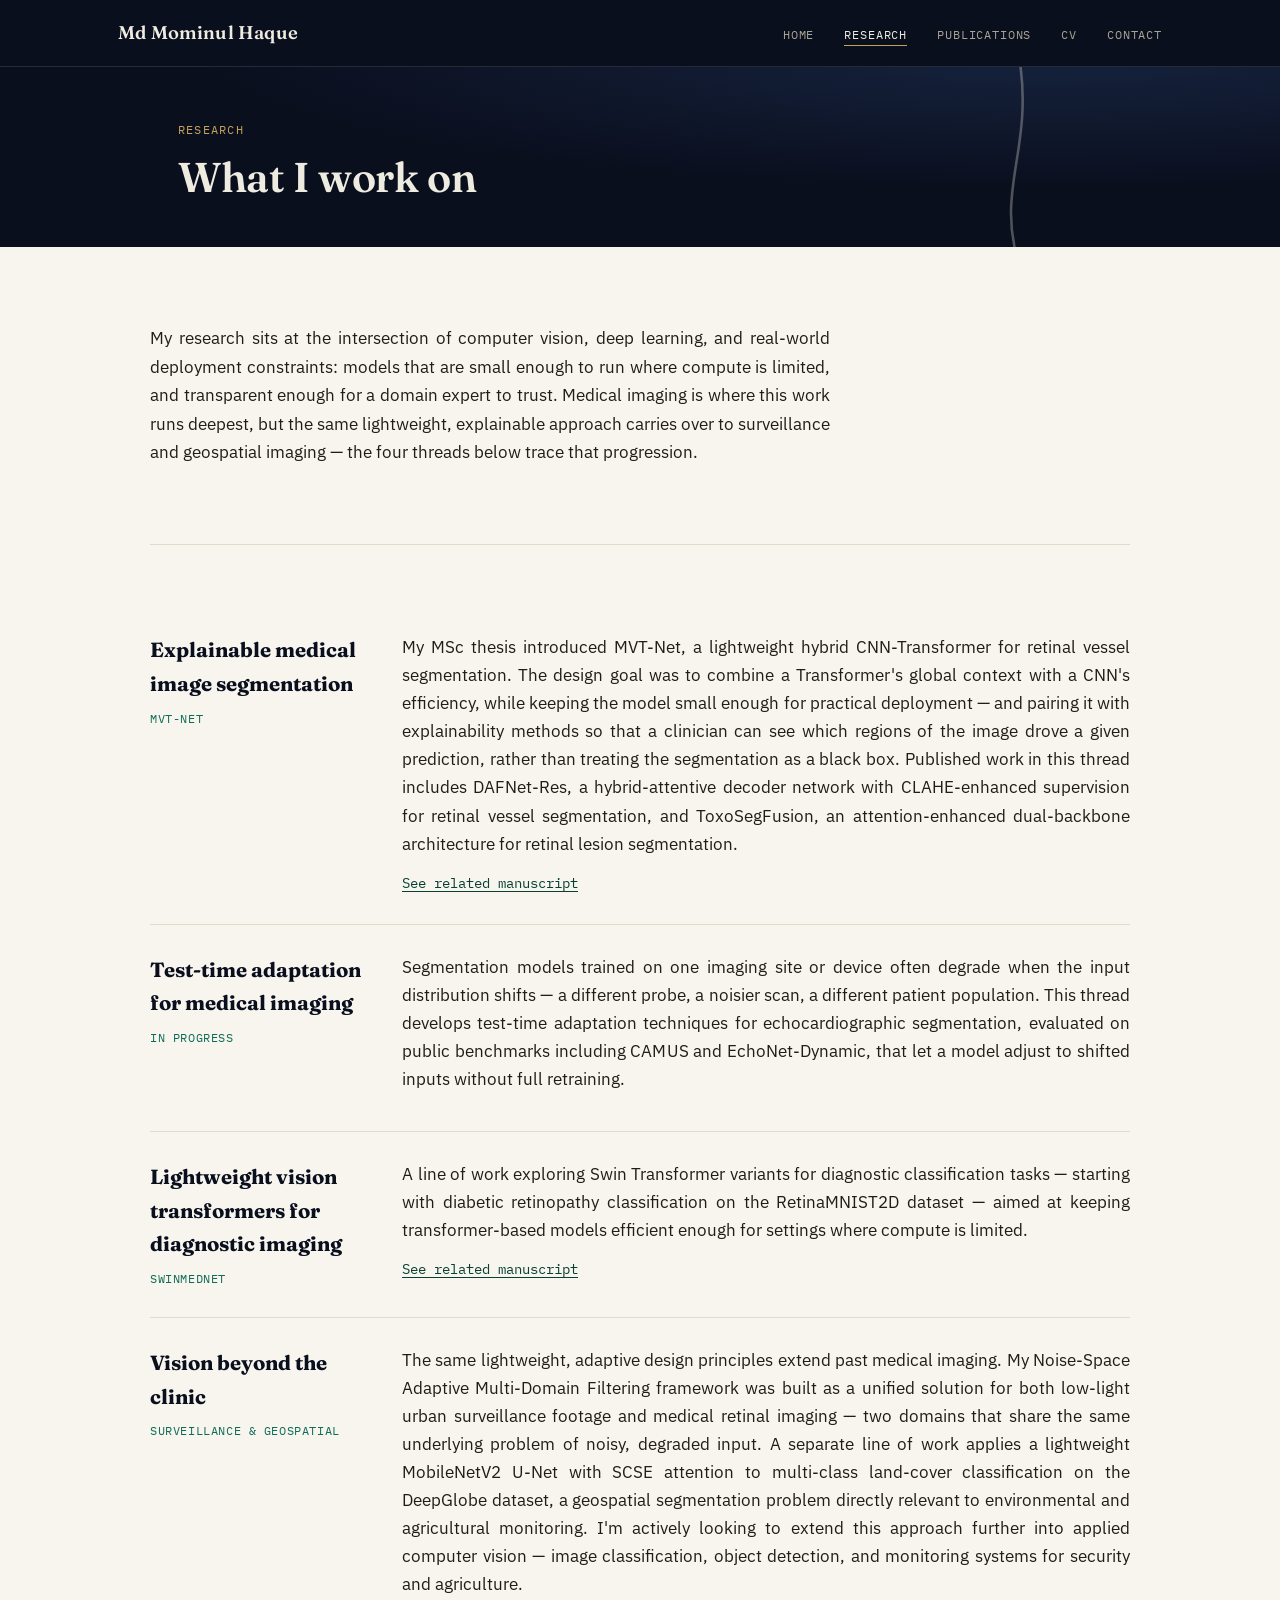
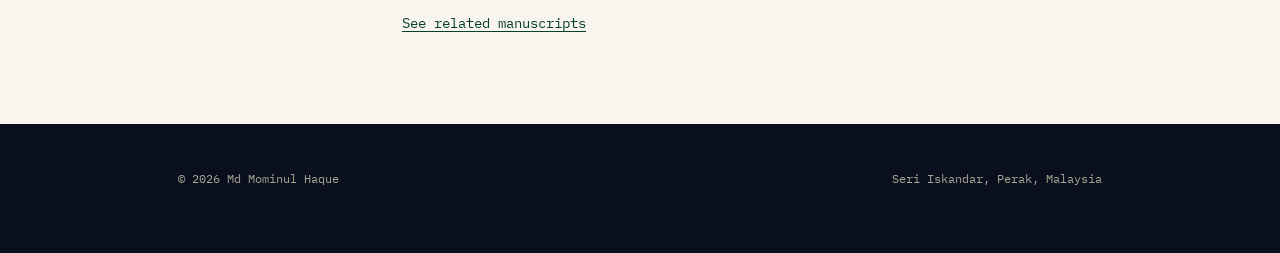
<file: research.html>
<!DOCTYPE html>
<html lang="en">
<head>
<meta charset="UTF-8">
<meta name="viewport" content="width=device-width, initial-scale=1.0">
<title>Research — Md Mominul Haque</title>
<meta name="description" content="Research threads: explainable medical image segmentation, test-time adaptation for medical imaging, lightweight vision transformers for diagnostic imaging, and vision beyond the clinic — surveillance and geospatial imaging.">
<link rel="preconnect" href="https://fonts.googleapis.com">
<link href="https://fonts.googleapis.com/css2?family=Fraunces:ital,wght@0,500;0,600;1,500&family=IBM+Plex+Sans:wght@400;500;600&family=IBM+Plex+Mono:wght@400;500&display=swap" rel="stylesheet">
<link rel="stylesheet" href="assets/style.css">
</head>
<body>

<header class="site-header">
  <div class="wrap">
    <a href="index.html" class="brand">Md Mominul Haque</a>
    <nav class="primary-nav" aria-label="Primary">
      <ul>
        <li><a href="index.html">Home</a></li>
        <li><a href="research.html" aria-current="page">Research</a></li>
        <li><a href="publications.html">Publications</a></li>
        <li><a href="cv.html">CV</a></li>
        <li><a href="contact.html">Contact</a></li>
      </ul>
    </nav>
  </div>
</header>

<section class="hero">
  <svg class="hero-vessel" viewBox="0 0 500 500" fill="none" xmlns="http://www.w3.org/2000/svg" aria-hidden="true" style="opacity:0.3;">
    <path d="M250 20 C 260 90, 230 120, 250 180 C 270 240, 320 250, 340 310" stroke="currentColor" stroke-width="2"/>
    <path d="M250 180 C 220 210, 160 210, 130 260" stroke="currentColor" stroke-width="1.6"/>
    <path d="M130 260 C 100 290, 95 330, 70 360" stroke="currentColor" stroke-width="1.2"/>
  </svg>
  <div class="wrap" style="padding-top:52px; padding-bottom:36px;">
    <p class="eyebrow">Research</p>
    <h1 class="name" style="font-size:clamp(1.9rem,4vw,2.6rem);">What I work on</h1>
  </div>
</section>

<main>
  <section class="block wrap">
    <p class="lede">
      My research sits at the intersection of computer vision, deep learning, and real-world deployment
      constraints: models that are small enough to run where compute is limited, and transparent enough
      for a domain expert to trust. Medical imaging is where this work runs deepest, but the same
      lightweight, explainable approach carries over to surveillance and geospatial imaging — the four
      threads below trace that progression.
    </p>
  </section>

  <section class="block wrap">
    <div class="thread">
      <div>
        <h3>Explainable medical image segmentation</h3>
        <span class="thread-meta">MVT-Net</span>
      </div>
      <div>
        <p>
          My MSc thesis introduced MVT-Net, a lightweight hybrid CNN-Transformer for retinal vessel segmentation.
          The design goal was to combine a Transformer's global context with a CNN's efficiency, while keeping
          the model small enough for practical deployment — and pairing it with explainability methods so that
          a clinician can see which regions of the image drove a given prediction, rather than treating the
          segmentation as a black box. Published work in this thread includes DAFNet-Res, a hybrid-attentive
          decoder network with CLAHE-enhanced supervision for retinal vessel segmentation, and ToxoSegFusion,
          an attention-enhanced dual-backbone architecture for retinal lesion segmentation.
        </p>
        <div class="links">
          <a href="publications.html">See related manuscript</a>
        </div>
      </div>
    </div>

    <div class="thread">
      <div>
        <h3>Test-time adaptation for medical imaging</h3>
        <span class="thread-meta">In progress</span>
      </div>
      <div>
        <p>
          Segmentation models trained on one imaging site or device often degrade when the input distribution
          shifts — a different probe, a noisier scan, a different patient population. This thread develops
          test-time adaptation techniques for echocardiographic segmentation, evaluated on public benchmarks
          including CAMUS and EchoNet-Dynamic, that let a model adjust to shifted inputs without full retraining.
        </p>
      </div>
    </div>

    <div class="thread">
      <div>
        <h3>Lightweight vision transformers for diagnostic imaging</h3>
        <span class="thread-meta">SwinMedNet</span>
      </div>
      <div>
        <p>
          A line of work exploring Swin Transformer variants for diagnostic classification tasks — starting with
          diabetic retinopathy classification on the RetinaMNIST2D dataset — aimed at keeping transformer-based
          models efficient enough for settings where compute is limited.
        </p>
        <div class="links">
          <a href="publications.html">See related manuscript</a>
        </div>
      </div>
    </div>

    <div class="thread">
      <div>
        <h3>Vision beyond the clinic</h3>
        <span class="thread-meta">Surveillance &amp; geospatial</span>
      </div>
      <div>
        <p>
          The same lightweight, adaptive design principles extend past medical imaging. My Noise-Space Adaptive
          Multi-Domain Filtering framework was built as a unified solution for both low-light urban surveillance
          footage and medical retinal imaging — two domains that share the same underlying problem of noisy,
          degraded input. A separate line of work applies a lightweight MobileNetV2 U-Net with SCSE attention to
          multi-class land-cover classification on the DeepGlobe dataset, a geospatial segmentation problem
          directly relevant to environmental and agricultural monitoring. I'm actively looking to extend this
          approach further into applied computer vision — image classification, object detection, and
          monitoring systems for security and agriculture.
        </p>
        <div class="links">
          <a href="publications.html">See related manuscripts</a>
        </div>
      </div>
    </div>
  </section>
</main>

<footer class="site-footer">
  <div class="wrap">
    <span>&copy; 2026 Md Mominul Haque</span>
    <span>Seri Iskandar, Perak, Malaysia</span>
  </div>
</footer>

</body>
</html>
</file>
<file: assets/style.css>
/* ============================================================
   Design tokens — premium jade & gold on deep ink
   ============================================================ */
:root {
  --ink: #0A0F1E;
  --ink-2: #131C33;
  --ink-line: rgba(237, 234, 224, 0.12);
  --paper: #F7F5EE;
  --paper-raised: #FFFFFF;
  --line: #E1DBC9;
  --jade: #0E6B57;
  --jade-deep: #093F33;
  --jade-bright: #17A987;
  --gold: #C6A15B;
  --gold-soft: rgba(198, 161, 91, 0.14);
  --text: #201D18;
  --text-muted: #5C574B;
  --text-on-ink: #EEEBE0;
  --text-on-ink-muted: #A9A493;
  --radius: 4px;
  --max-w: 980px;
  --shadow-card: 0 1px 2px rgba(20, 16, 8, 0.04), 0 8px 24px -12px rgba(20, 16, 8, 0.12);
  --shadow-card-hover: 0 2px 4px rgba(20, 16, 8, 0.06), 0 16px 32px -12px rgba(20, 16, 8, 0.18);
  --font-display: "Fraunces", "Iowan Old Style", Georgia, serif;
  --font-body: "IBM Plex Sans", -apple-system, BlinkMacSystemFont, sans-serif;
  --font-mono: "IBM Plex Mono", ui-monospace, SFMono-Regular, monospace;
}

* {
  box-sizing: border-box;
}

html {
  scroll-behavior: smooth;
}

body {
  margin: 0;
  background: var(--paper);
  color: var(--text);
  font-family: var(--font-body);
  font-size: 17px;
  line-height: 1.65;
  -webkit-font-smoothing: antialiased;
}

@media (prefers-reduced-motion: reduce) {
  html {
    scroll-behavior: auto;
  }

  * {
    animation: none !important;
    transition: none !important;
  }
}

a {
  color: var(--jade-deep);
  text-decoration-thickness: 1px;
  text-underline-offset: 3px;
  transition: color 0.15s ease;
}

a:hover {
  color: var(--jade-bright);
}

a:focus-visible,
button:focus-visible {
  outline: 2px solid var(--jade-bright);
  outline-offset: 3px;
}

img {
  max-width: 100%;
  display: block;
}

/* ============================================================
   Layout shells
   ============================================================ */
.wrap {
  max-width: var(--max-w);
  margin: 0 auto;
  padding: 0 28px;
}

.site-header {
  background: var(--ink);
  border-bottom: 1px solid var(--ink-line);
  position: sticky;
  top: 0;
  z-index: 20;
}

.site-header .wrap {
  max-width: 1100px;
  display: flex;
  align-items: center;
  justify-content: space-between;
  padding-top: 18px;
  padding-bottom: 18px;
}

.brand {
  font-family: var(--font-display);
  font-weight: 600;
  font-size: 1.15rem;
  letter-spacing: 0.01em;
  color: var(--text-on-ink);
  text-decoration: none;
}

.brand:hover {
  color: var(--gold);
}

nav.primary-nav ul {
  list-style: none;
  display: flex;
  gap: 30px;
  margin: 0;
  padding: 0;
}

nav.primary-nav a {
  font-family: var(--font-mono);
  font-size: 0.76rem;
  letter-spacing: 0.07em;
  text-transform: uppercase;
  color: var(--text-on-ink-muted);
  text-decoration: none;
  padding-bottom: 3px;
  border-bottom: 1px solid transparent;
}

nav.primary-nav a:hover,
nav.primary-nav a[aria-current="page"] {
  color: var(--text-on-ink);
  border-bottom-color: var(--gold);
}

@media (max-width: 720px) {
  nav.primary-nav ul {
    gap: 16px;
    flex-wrap: wrap;
  }
}

/* ============================================================
   Hero — dark ink, gold vessel line signature
   ============================================================ */
.hero {
  position: relative;
  overflow: hidden;
  background: radial-gradient(120% 140% at 82% -10%, #16233F 0%, var(--ink) 55%);
  color: var(--text-on-ink);
}

.hero-vessel {
  position: absolute;
  top: -30px;
  right: -60px;
  width: 640px;
  max-width: 72vw;
  pointer-events: none;
}

/* Premium Drawing Animation Setup */
.hero-vessel path {
  /* 1500 is long enough to cover the entire length of any path in our 500x500 box */
  stroke-dasharray: 1500;
  stroke-dashoffset: 1500;
  animation: drawLine 3.5s cubic-bezier(0.2, 0.8, 0.2, 1) forwards;
}

/* Stagger the animations and set layer colors */
.layer-organic {
  color: var(--jade-bright);
  opacity: 0.35;
}

.layer-organic path {
  animation-delay: 0.1s;
}

.layer-network {
  color: var(--text-on-ink-muted);
  opacity: 0.25;
}

.layer-network path {
  animation-delay: 1.2s;
}

.layer-network circle {
  opacity: 0;
  animation: fadeIn 1s ease forwards;
  animation-delay: 2.2s;
}

.layer-vision {
  color: var(--gold);
  opacity: 0.6;
}

.layer-vision path {
  animation-delay: 1.8s;
}

/* The actual animation keyframes */
@keyframes drawLine {
  to {
    stroke-dashoffset: 0;
  }
}

@keyframes fadeIn {
  to {
    opacity: 1;
  }
}



.hero .wrap {
  padding-top: 80px;
  padding-bottom: 68px;
  position: relative;
}

.eyebrow {
  font-family: var(--font-mono);
  font-size: 0.78rem;
  letter-spacing: 0.1em;
  text-transform: uppercase;
  color: var(--gold);
  margin: 0 0 16px;
}

h1.name {
  font-family: var(--font-display);
  font-weight: 600;
  font-size: clamp(2.4rem, 5vw, 3.6rem);
  line-height: 1.04;
  margin: 0 0 12px;
  color: var(--text-on-ink);
  max-width: 15ch;
  letter-spacing: -0.01em;
}

.tagline {
  font-family: var(--font-display);
  font-style: italic;
  font-weight: 400;
  font-size: 1.28rem;
  color: var(--text-on-ink-muted);
  margin: 0 0 24px;
  max-width: 46ch;
}

.status-pill {
  display: inline-flex;
  align-items: center;
  gap: 8px;
  font-family: var(--font-mono);
  font-size: 0.82rem;
  color: #E9DCB8;
  background: var(--gold-soft);
  border: 1px solid rgba(198, 161, 91, 0.4);
  border-radius: 999px;
  padding: 7px 15px;
  margin-bottom: 32px;
}

.status-pill .dot {
  width: 7px;
  height: 7px;
  border-radius: 50%;
  background: var(--gold);
}

.hero-links {
  display: flex;
  flex-wrap: wrap;
  gap: 10px 22px;
  font-family: var(--font-mono);
  font-size: 0.85rem;
}

.hero-links a {
  color: var(--text-on-ink-muted);
}

.hero-links a:hover {
  color: var(--gold);
}

/* ============================================================
   Sections
   ============================================================ */
section.block {
  padding: 60px 0;
  border-bottom: 1px solid var(--line);
}

section.block:last-of-type {
  border-bottom: none;
}

.section-head {
  display: flex;
  align-items: baseline;
  justify-content: space-between;
  gap: 20px;
  margin-bottom: 30px;
}

.section-head::after {
  content: none;
}

h2.section-title {
  font-family: var(--font-display);
  font-weight: 600;
  font-size: 1.65rem;
  color: var(--ink);
  margin: 0;
  position: relative;
  padding-left: 18px;
}

h2.section-title::before {
  content: "";
  position: absolute;
  left: 0;
  top: 0.2em;
  bottom: 0.2em;
  width: 3px;
  background: linear-gradient(180deg, var(--gold), var(--jade));
  border-radius: 2px;
}

.section-note {
  font-family: var(--font-mono);
  font-size: 0.78rem;
  color: var(--text-muted);
  white-space: nowrap;
}

p.lede {
  font-size: 1.08rem;
  color: var(--text);
  max-width: 68ch;
}

/* Justified prose on comfortable widths; ragged-right on phones where
   justification without proper line-breaking looks worse, not better. */
p.lede,
.card p,
.thread p,
.pub .pub-meta {
  text-align: justify;
  text-justify: inter-word;
  -webkit-hyphens: auto;
  -ms-hyphens: auto;
  hyphens: auto;
}

@media (max-width: 600px) {

  p.lede,
  .card p,
  .thread p,
  .pub .pub-meta {
    text-align: left;
    -webkit-hyphens: none;
    hyphens: none;
  }
}

/* ============================================================
   Cards / grids
   ============================================================ */
.grid-2 {
  display: grid;
  grid-template-columns: repeat(2, 1fr);
  gap: 24px;
}

.grid-3 {
  display: grid;
  grid-template-columns: repeat(3, 1fr);
  gap: 24px;
}

@media (max-width: 780px) {

  .grid-2,
  .grid-3 {
    grid-template-columns: 1fr;
  }
}

.card {
  border: 1px solid var(--line);
  background: var(--paper-raised);
  border-radius: var(--radius);
  padding: 26px 28px;
  box-shadow: var(--shadow-card);
  transition: box-shadow 0.2s ease, transform 0.2s ease;
}

.card:hover {
  box-shadow: var(--shadow-card-hover);
  transform: translateY(-2px);
}

.card h3 {
  font-family: var(--font-display);
  font-size: 1.15rem;
  margin: 0 0 10px;
  color: var(--ink);
}

.card p {
  margin: 0;
  color: var(--text-muted);
  font-size: 0.97rem;
}

/* highlight list */
ul.highlights {
  list-style: none;
  margin: 0;
  padding: 0;
  display: grid;
  gap: 15px;
}

ul.highlights li {
  display: grid;
  grid-template-columns: 96px 1fr;
  gap: 18px;
  padding-bottom: 15px;
  border-bottom: 1px dashed var(--line);
  font-size: 0.97rem;
}

ul.highlights li:last-child {
  border-bottom: none;
  padding-bottom: 0;
}

ul.highlights .tag {
  font-family: var(--font-mono);
  font-size: 0.72rem;
  letter-spacing: 0.05em;
  text-transform: uppercase;
  color: var(--jade);
  padding-top: 2px;
}

/* research threads */
.thread {
  padding: 28px 0;
  border-bottom: 1px solid var(--line);
  display: grid;
  grid-template-columns: 220px 1fr;
  gap: 32px;
}

.thread:last-child {
  border-bottom: none;
}

.thread h3 {
  font-family: var(--font-display);
  font-size: 1.28rem;
  margin: 0;
  color: var(--ink);
}

.thread .thread-meta {
  font-family: var(--font-mono);
  font-size: 0.74rem;
  color: var(--jade);
  text-transform: uppercase;
  letter-spacing: 0.05em;
  margin-top: 8px;
  display: block;
}

.thread p {
  margin: 0 0 10px;
  color: var(--text);
}

.thread .links a {
  font-family: var(--font-mono);
  font-size: 0.85rem;
  margin-right: 18px;
}

@media (max-width: 780px) {
  .thread {
    grid-template-columns: 1fr;
    gap: 8px;
  }
}

/* publications */
.pub-year {
  font-family: var(--font-mono);
  font-size: 0.8rem;
  color: var(--gold);
  letter-spacing: 0.08em;
  margin: 36px 0 14px;
  text-transform: uppercase;
  border-bottom: 1px solid var(--gold-soft);
  padding-bottom: 8px;
}

.pub-year:first-of-type {
  margin-top: 0;
}

.pub {
  padding: 20px 0;
  border-bottom: 1px solid var(--line);
}

.pub:last-child {
  border-bottom: none;
}

.pub .pub-title {
  font-family: var(--font-display);
  font-size: 1.1rem;
  color: var(--ink);
  margin: 0 0 6px;
  font-weight: 600;
}

.pub .pub-meta {
  font-size: 0.92rem;
  color: var(--text-muted);
  margin: 0 0 8px;
}

.pub .pub-links a {
  font-family: var(--font-mono);
  font-size: 0.8rem;
  margin-right: 16px;
}

.pub .pub-links span.disabled {
  font-family: var(--font-mono);
  font-size: 0.8rem;
  color: #B7B2A3;
  margin-right: 16px;
}

.status-chip {
  display: inline-block;
  font-family: var(--font-mono);
  font-size: 0.66rem;
  text-transform: uppercase;
  letter-spacing: 0.06em;
  padding: 2px 9px;
  border-radius: 999px;
  border: 1px solid var(--line);
  color: var(--text-muted);
  margin-left: 10px;
  vertical-align: middle;
}

.status-chip.review {
  color: var(--jade-deep);
  border-color: rgba(14, 107, 87, 0.35);
  background: rgba(14, 107, 87, 0.07);
}

.status-chip.prep {
  color: #93701F;
  border-color: rgba(198, 161, 91, 0.45);
  background: var(--gold-soft);
}

/* CV */
.cv-download {
  display: inline-flex;
  align-items: center;
  gap: 10px;
  background: linear-gradient(135deg, var(--jade-deep), var(--jade));
  color: var(--text-on-ink) !important;
  font-family: var(--font-mono);
  font-size: 0.85rem;
  text-decoration: none;
  padding: 13px 22px;
  border-radius: var(--radius);
  box-shadow: 0 8px 20px -8px rgba(9, 63, 51, 0.6);
  transition: transform 0.15s ease, box-shadow 0.15s ease;
}

.cv-download:hover {
  transform: translateY(-1px);
  box-shadow: 0 10px 24px -6px rgba(9, 63, 51, 0.7);
  color: var(--text-on-ink) !important;
}

table.cv-table {
  width: 100%;
  border-collapse: collapse;
  margin: 0 0 8px;
}

table.cv-table td,
table.cv-table th {
  text-align: left;
  padding: 11px 0;
  border-bottom: 1px dashed var(--line);
  vertical-align: top;
  font-size: 0.95rem;
}

table.cv-table th {
  font-family: var(--font-mono);
  font-weight: 500;
  color: var(--jade-deep);
  width: 150px;
  text-transform: uppercase;
  font-size: 0.7rem;
  letter-spacing: 0.06em;
}

@media (max-width: 600px) {

  table.cv-table,
  table.cv-table tbody,
  table.cv-table tr,
  table.cv-table th,
  table.cv-table td {
    display: block;
    width: 100%;
  }

  table.cv-table tr {
    border-bottom: 1px dashed var(--line);
    padding-bottom: 10px;
    margin-bottom: 10px;
  }

  table.cv-table th,
  table.cv-table td {
    border-bottom: none;
    padding: 2px 0;
  }

  table.cv-table th {
    color: var(--gold);
  }
}

@media (max-width: 480px) {
  ul.highlights li {
    grid-template-columns: 72px 1fr;
    gap: 12px;
  }
}

/* contact */
.contact-grid {
  display: grid;
  grid-template-columns: repeat(auto-fit, minmax(190px, 1fr));
  gap: 16px;
}

.contact-link {
  border: 1px solid var(--line);
  background: var(--paper-raised);
  border-radius: var(--radius);
  padding: 18px 20px;
  text-decoration: none;
  display: flex;
  align-items: center;
  gap: 16px;
  box-shadow: var(--shadow-card);
  transition: box-shadow 0.2s ease, transform 0.2s ease, border-color 0.2s ease;
}

.contact-link:hover {
  border-color: var(--jade);
  box-shadow: var(--shadow-card-hover);
  transform: translateY(-2px);
}

.contact-link .icon {
  flex: none;
  width: 34px;
  height: 34px;
  color: var(--jade-deep);
  transition: color 0.2s ease;
}

.contact-link .icon svg {
  width: 100%;
  height: 100%;
}

.contact-link:hover .icon {
  color: var(--gold);
}

.contact-link .contact-text {
  display: flex;
  flex-direction: column;
}

.contact-link .label {
  font-family: var(--font-mono);
  font-size: 0.72rem;
  text-transform: uppercase;
  letter-spacing: 0.05em;
  color: var(--text-muted);
  display: block;
  margin-bottom: 5px;
}

.contact-link .value {
  font-family: var(--font-body);
  font-size: 0.98rem;
  color: var(--ink);
  font-weight: 500;
  /* Add this line to fix the email overflow: */
  overflow-wrap: anywhere; 
}

/* footer */
.site-footer {
  padding: 44px 0 64px;
  background: var(--ink);
}

.site-footer .wrap {
  display: flex;
  justify-content: space-between;
  align-items: center;
  flex-wrap: wrap;
  gap: 12px;
  font-family: var(--font-mono);
  font-size: 0.78rem;
  color: var(--text-on-ink-muted);
}

.site-footer a {
  color: var(--gold);
}

/* avatar */
.avatar {
  width: 138px;
  height: 138px;
  border-radius: 50%;
  background: var(--ink-2);
  color: var(--text-on-ink);
  display: flex;
  align-items: center;
  justify-content: center;
  font-family: var(--font-display);
  font-size: 2.4rem;
  margin-bottom: 28px;
  overflow: hidden;
  border: 2px solid var(--gold);
  box-shadow: 0 0 0 6px rgba(198, 161, 91, 0.1), 0 20px 40px -16px rgba(0, 0, 0, 0.6);
}

/* avatar */
.avatar {
  width: 190px;  /* Increased from 138px */
  height: 190px; /* Increased from 138px */
  border-radius: 50%;
  background: var(--ink-2);
  color: var(--text-on-ink);
  display: flex;
  align-items: center;
  justify-content: center;
  font-family: var(--font-display);
  font-size: 2.4rem;
  margin-bottom: 28px;
  overflow: hidden;
  border: 2px solid var(--gold);
  box-shadow: 0 0 0 6px rgba(198,161,91,0.1), 0 20px 40px -16px rgba(0,0,0,0.6);
  transition: transform 0.3s ease; /* Adds a smooth hover effect */
}

.avatar:hover {
  transform: scale(1.02); /* Slight zoom when hovered */
}

/* Keeps the image appropriately sized on smaller mobile screens */
@media (max-width: 600px) {
  .avatar {
    width: 140px;
    height: 140px;
    margin-bottom: 20px;
  }
}
</file>
